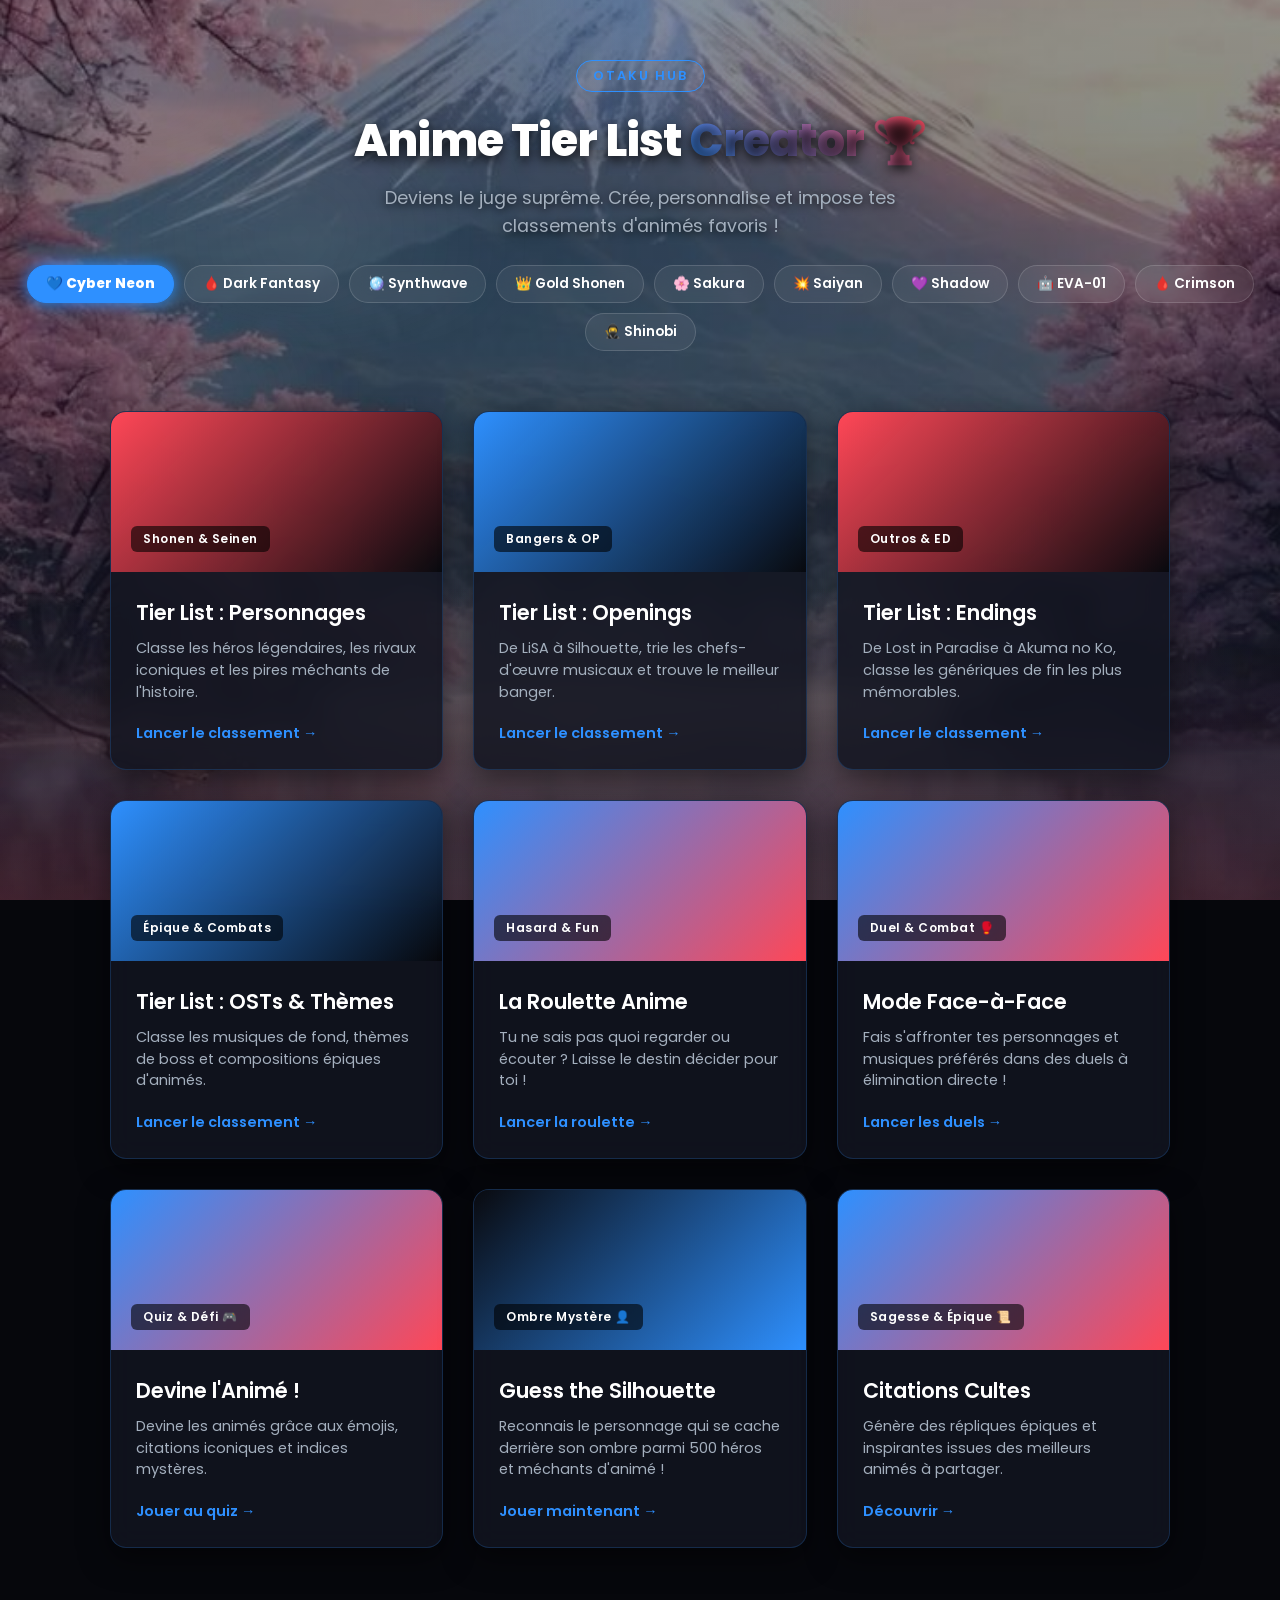
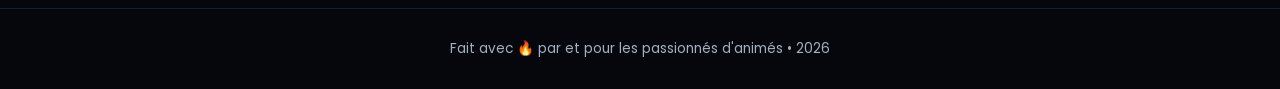
<file: index.html>
<!DOCTYPE html>
<html lang="fr">
<head>
    <meta charset="UTF-8">
    <meta name="viewport" content="width=device-width, initial-scale=1.0">
    <title>Anime Tier List Hub</title>
    <link rel="stylesheet" href="style.css">
    <link href="https://fonts.googleapis.com/css2?family=Poppins:wght@400;600;800&family=Reenie+Beanie&display=swap" rel="stylesheet">
</head>
<body>

    <div class="animated-background">
        <div class="cloud cloud-1"></div>
        <div class="cloud cloud-2"></div>
        <div class="cloud cloud-3"></div>
        <div class="mist"></div>
    </div>

    <div class="overlay-glow"></div>

    <header class="hero-section">
        <div class="logo-badge">OTAKU HUB</div>
        <h1>Anime Tier List <span>Creator 🏆</span></h1>
        <p>Deviens le juge suprême. Crée, personnalise et impose tes classements d'animés favoris !</p>

        <div class="theme-switcher">
            <button class="theme-btn active" onclick="setTheme('cyber', this)">💙 Cyber Neon</button>
            <button class="theme-btn" onclick="setTheme('dark-fantasy', this)">🩸 Dark Fantasy</button>
            <button class="theme-btn" onclick="setTheme('synthwave', this)">🪩 Synthwave</button>
            <button class="theme-btn" onclick="setTheme('gold-shonen', this)">👑 Gold Shonen</button>
            <button class="theme-btn" onclick="setTheme('sakura', this)">🌸 Sakura</button>
            <button class="theme-btn" onclick="setTheme('saiyan', this)">💥 Saiyan</button>
            <button class="theme-btn" onclick="setTheme('shadow', this)">💜 Shadow</button>
            <button class="theme-btn" onclick="setTheme('eva', this)">🤖 EVA-01</button>
            <button class="theme-btn" onclick="setTheme('crimson', this)">🩸 Crimson</button>
            <button class="theme-btn" onclick="setTheme('shinobi', this)">🥷 Shinobi</button>
        </div>
    </header>

    <main class="hub-container">
        
        <a href="tierlist-persos.html" class="card card-character">
            <div class="card-image">
                <span class="category-tag">Shonen & Seinen</span>
            </div>
            <div class="card-content">
                <h3>Tier List : Personnages</h3>
                <p>Classe les héros légendaires, les rivaux iconiques et les pires méchants de l'histoire.</p>
                <div class="card-action">Lancer le classement →</div>
            </div>
        </a>

        <a href="tierlist-openings.html" class="card card-opening">
            <div class="card-image">
                <span class="category-tag">Bangers & OP</span>
            </div>
            <div class="card-content">
                <h3>Tier List : Openings</h3>
                <p>De LiSA à Silhouette, trie les chefs-d'œuvre musicaux et trouve le meilleur banger.</p>
                <div class="card-action">Lancer le classement →</div>
            </div>
        </a>

        <a href="tierlist-endings.html" class="card card-ending">
            <div class="card-image">
                <span class="category-tag">Outros & ED</span>
            </div>
            <div class="card-content">
                <h3>Tier List : Endings</h3>
                <p>De Lost in Paradise à Akuma no Ko, classe les génériques de fin les plus mémorables.</p>
                <div class="card-action">Lancer le classement →</div>
            </div>
        </a>

        <a href="tierlist-osts.html" class="card card-ost">
            <div class="card-image">
                <span class="category-tag">Épique & Combats</span>
            </div>
            <div class="card-content">
                <h3>Tier List : OSTs & Thèmes</h3>
                <p>Classe les musiques de fond, thèmes de boss et compositions épiques d'animés.</p>
                <div class="card-action">Lancer le classement →</div>
            </div>
        </a>

        <a href="roulette.html" class="card card-roulette">
            <div class="card-image">
                <span class="category-tag">Hasard & Fun</span>
            </div>
            <div class="card-content">
                <h3>La Roulette Anime</h3>
                <p>Tu ne sais pas quoi regarder ou écouter ? Laisse le destin décider pour toi !</p>
                <div class="card-action">Lancer la roulette →</div>
            </div>
        </a>

        <a href="face-a-face.html" class="card card-vs">
            <div class="card-image">
                <span class="category-tag">Duel & Combat 🥊</span>
            </div>
            <div class="card-content">
                <h3>Mode Face-à-Face</h3>
                <p>Fais s'affronter tes personnages et musiques préférés dans des duels à élimination directe !</p>
                <div class="card-action">Lancer les duels →</div>
            </div>
        </a>

        <a href="mini-jeu.html" class="card card-game">
            <div class="card-image">
                <span class="category-tag">Quiz & Défi 🎮</span>
            </div>
            <div class="card-content">
                <h3>Devine l'Animé !</h3>
                <p>Devine les animés grâce aux émojis, citations iconiques et indices mystères.</p>
                <div class="card-action">Jouer au quiz →</div>
            </div>
        </a>

        <a href="silhouette.html" class="card card-silhouette">
            <div class="card-image" style="background: linear-gradient(135deg, #090a0f, var(--blue-neon));">
                <span class="category-tag">Ombre Mystère 👤</span>
            </div>
            <div class="card-content">
                <h3>Guess the Silhouette</h3>
                <p>Reconnais le personnage qui se cache derrière son ombre parmi 500 héros et méchants d'animé !</p>
                <div class="card-action">Jouer maintenant →</div>
            </div>
        </a>

        <a href="citations.html" class="card card-quotes">
            <div class="card-image" style="background: linear-gradient(135deg, var(--blue-neon), var(--pink-neon));">
                <span class="category-tag">Sagesse & Épique 📜</span>
            </div>
            <div class="card-content">
                <h3>Citations Cultes</h3>
                <p>Génère des répliques épiques et inspirantes issues des meilleurs animés à partager.</p>
                <div class="card-action">Découvrir →</div>
            </div>
        </a>

    </main>

    <footer>
        <p>Fait avec 🔥 par et pour les passionnés d'animés • 2026</p>
    </footer>

    <script>
        /* ==============================================
           1. GESTION DES THÈMES
        ============================================== */
        function setTheme(themeName, btnElement) {
            document.documentElement.setAttribute('data-theme', themeName);
            localStorage.setItem('otaku_theme', themeName);

            document.querySelectorAll('.theme-btn').forEach(btn => btn.classList.remove('active'));
            if (btnElement) {
                btnElement.classList.add('active');
            } else {
                const activeBtn = document.querySelector(`.theme-btn[onclick*="'${themeName}'"]`);
                if (activeBtn) activeBtn.classList.add('active');
            }
        }

        (function initTheme() {
            const savedTheme = localStorage.getItem('otaku_theme') || 'cyber';
            setTheme(savedTheme);
        })();

        /* ==============================================
           2. DÉTECTION ET LOGIQUE DES EASTER EGGS
        ============================================== */
        const konamiCode = ['ArrowUp', 'ArrowUp', 'ArrowDown', 'ArrowDown', 'ArrowLeft', 'ArrowRight', 'ArrowLeft', 'ArrowRight', 'b', 'a'];
        let konamiIndex = 0;
        let typedKeys = '';

        document.addEventListener('keydown', (e) => {
            // Code Konami
            if (e.key.toLowerCase() === konamiCode[konamiIndex].toLowerCase()) {
                konamiIndex++;
                if (konamiIndex === konamiCode.length) {
                    activateSuperSaiyan();
                    konamiIndex = 0;
                }
            } else {
                konamiIndex = 0;
            }

            // Mots-clés au clavier
            if (e.key.length === 1) {
                typedKeys += e.key.toLowerCase();
                if (typedKeys.length > 15) typedKeys = typedKeys.slice(-15);

                if (typedKeys.endsWith('gojo')) { activateInfiniteVoid(); typedKeys = ''; }
                if (typedKeys.endsWith('kira')) { activateDeathNote(); typedKeys = ''; }
                if (typedKeys.endsWith('sukuna')) { activateSukuna(); typedKeys = ''; }
                if (typedKeys.endsWith('jojo')) { activateTimeStop(); typedKeys = ''; }
                if (typedKeys.endsWith('haki')) { activateHaki(); typedKeys = ''; }
                if (typedKeys.endsWith('titan')) { activateTitan(); typedKeys = ''; }
                if (typedKeys.endsWith('shenron')) { activateShenron(); typedKeys = ''; }
            }
        });

        // Événement Double-Clic sur les cartes (Pokémon)
        document.addEventListener('DOMContentLoaded', () => {
            document.querySelectorAll('.card').forEach(card => {
                card.addEventListener('dblclick', (e) => {
                    e.preventDefault();
                    e.stopPropagation();
                    captureCard(card);
                });
            });
        });

        // --- EE 1 : MODE SUPER SAIYAN (Konami Code) ---
        function activateSuperSaiyan() {
            document.body.classList.add('ee-shaking');

            const aura = document.createElement('div');
            aura.className = 'saiyan-aura-overlay';
            document.body.appendChild(aura);

            const sparks = [];
            for (let i = 0; i < 8; i++) {
                const spark = document.createElement('div');
                spark.className = 'saiyan-spark';
                spark.style.top = Math.random() * 80 + 'vh';
                spark.style.left = Math.random() * 80 + 'vw';
                spark.style.animationDelay = (Math.random() * 0.3) + 's';
                document.body.appendChild(spark);
                sparks.push(spark);
            }

            setTimeout(() => {
                document.body.classList.remove('ee-shaking');
                aura.remove();
                sparks.forEach(s => s.remove());
            }, 4500);
        }

        // --- EE 2 : GOJO INFINITE VOID (Tape "gojo") ---
        function activateInfiniteVoid() {
            document.body.classList.add('ee-shaking');

            const overlay = document.createElement('div');
            overlay.className = 'gojo-overlay';
            overlay.innerHTML = `
                <div class="gojo-cosmos-bg"></div>
                <div class="gojo-container">
                    <svg class="gojo-svg-art" viewBox="0 0 200 120" fill="none">
                        <path d="M100 10 C 60 40, 40 80, 100 110 C 160 80, 140 40, 100 10 Z" stroke="#00f0ff" stroke-width="2" opacity="0.4" fill="rgba(0, 240, 255, 0.05)"/>
                        <ellipse cx="60" cy="55" rx="28" ry="12" fill="#00f0ff" />
                        <ellipse cx="140" cy="55" rx="28" ry="12" fill="#00f0ff" />
                        <circle cx="60" cy="55" r="7" fill="#ffffff" />
                        <circle cx="140" cy="55" r="7" fill="#ffffff" />
                        <path d="M70 105 Q100 85 130 105 Q100 120 70 105 Z" fill="#00f0ff" opacity="0.8"/>
                    </svg>
                    <h2 class="gojo-kanji">領域展開 : 無量空処</h2>
                    <p class="gojo-subtext">DOMAIN EXPANSION : INFINITE VOID</p>
                </div>
            `;

            document.body.appendChild(overlay);

            setTimeout(() => document.body.classList.remove('ee-shaking'), 600);

            setTimeout(() => {
                overlay.style.opacity = '0';
                setTimeout(() => overlay.remove(), 800);
            }, 3800);
        }

        // --- EE 3 : DEATH NOTE (Tape "kira") ---
        function activateDeathNote() {
            const bookContainer = document.createElement('div');
            bookContainer.className = 'dn-book-container';

            bookContainer.innerHTML = `
                <div class="dn-book">
                    <div class="dn-cover" id="dnCover">
                        <div class="dn-cover-title">DEATH NOTE</div>
                    </div>
                    <div class="dn-page">
                        <div style="font-size: 1.0rem; color: #888; margin-bottom: 15px;">How to use it...</div>
                        <div id="dnWrittenText" style="font-weight: bold; color: #900;"></div>
                    </div>
                    <div class="dn-pen">✒️</div>
                </div>
            `;

            document.body.appendChild(bookContainer);

            setTimeout(() => {
                const cover = document.getElementById('dnCover');
                if (cover) cover.style.transform = 'rotateY(-140deg)';
                bookContainer.classList.add('dn-writing-active');
            }, 900);

            const textToWrite = "Ton nom a été inscrit...";
            let charIndex = 0;

            setTimeout(() => {
                const textContainer = document.getElementById('dnWrittenText');
                const typingInterval = setInterval(() => {
                    if (textContainer && charIndex < textToWrite.length) {
                        textContainer.innerHTML += textToWrite.charAt(charIndex);
                        charIndex++;
                    } else {
                        clearInterval(typingInterval);
                    }
                }, 100);
            }, 1800);

            setTimeout(() => {
                document.body.style.transition = 'filter 0.5s';
                document.body.style.filter = 'grayscale(1) contrast(2) invert(0.8)';
                setTimeout(() => {
                    document.body.style.filter = 'none';
                    bookContainer.remove();
                }, 800);
            }, 4500);
        }

        // --- EE 4 : SUKUNA MALEVOLENT SHRINE (Tape "sukuna") ---
        function activateSukuna() {
            document.body.classList.add('ee-shaking');

            const overlay = document.createElement('div');
            overlay.className = 'sukuna-overlay';
            overlay.innerHTML = `
                <div class="sukuna-bg"></div>
                <div class="sukuna-container">
                    <h2 class="sukuna-kanji">領域展開 : 伏魔御廚子</h2>
                    <p class="sukuna-subtext">MALEVOLENT SHRINE</p>
                </div>
            `;
            document.body.appendChild(overlay);

            const slashContainer = document.createElement('div');
            slashContainer.className = 'sukuna-slash-container';
            document.body.appendChild(slashContainer);

            for (let i = 0; i < 25; i++) {
                const slash = document.createElement('div');
                slash.className = 'sukuna-slash';
                slash.style.top = Math.random() * 100 + 'vh';
                slash.style.left = Math.random() * 100 + 'vw';
                slash.style.setProperty('--angle', `${Math.random() * 360}deg`);
                slash.style.animationDelay = (Math.random() * 0.8) + 's';
                slashContainer.appendChild(slash);
            }

            setTimeout(() => document.body.classList.remove('ee-shaking'), 600);

            setTimeout(() => {
                overlay.style.opacity = '0';
                slashContainer.style.opacity = '0';
                setTimeout(() => {
                    overlay.remove();
                    slashContainer.remove();
                }, 800);
            }, 3800);
        }

        // --- EE 5 : MULTI-CLONAGE (Clic 7x sur le Logo) ---
        let logoClicks = 0;
        const logo = document.querySelector('.logo-badge');
        if (logo) {
            logo.addEventListener('click', () => {
                logoClicks++;
                if (logoClicks === 7) {
                    document.body.classList.add('ee-shaking');
                    logo.classList.add('chakra-charging');

                    const rect = logo.getBoundingClientRect();
                    const smoke = document.createElement('div');
                    smoke.className = 'ninja-smoke-puff';
                    smoke.style.top = (rect.top + rect.height / 2) + 'px';
                    smoke.style.left = (rect.left + rect.width / 2) + 'px';
                    document.body.appendChild(smoke);

                    const banner = document.createElement('div');
                    banner.className = 'ninja-banner';
                    banner.innerText = '🥷 KAGE BUNSHIN NO JUTSU !';
                    document.body.appendChild(banner);

                    setTimeout(() => {
                        document.body.classList.remove('ee-shaking');
                        logo.classList.remove('chakra-charging');
                        smoke.remove();
                    }, 700);

                    for (let i = 0; i < 14; i++) {
                        const clone = logo.cloneNode(true);
                        clone.style.position = 'fixed';
                        clone.style.top = (Math.random() * 80 + 10) + 'vh';
                        clone.style.left = (Math.random() * 80 + 10) + 'vw';
                        clone.style.zIndex = '9999';
                        clone.style.transition = 'all 0.3s ease';
                        clone.style.transform = `scale(${Math.random() * 0.4 + 0.8})`;
                        document.body.appendChild(clone);

                        setTimeout(() => {
                            clone.style.opacity = '0';
                            setTimeout(() => clone.remove(), 400);
                        }, 2400);
                    }

                    setTimeout(() => banner.remove(), 2500);
                    logoClicks = 0;
                }
            });
        }

        // --- EE 6 : FESTIN DE RAMEN (Clic 5x sur le Footer) ---
        let fireClicks = 0;
        const footerText = document.querySelector('footer p');
        if (footerText) {
            footerText.addEventListener('click', () => {
                fireClicks++;
                if (fireClicks === 5) {
                    const bowl = document.createElement('div');
                    bowl.className = 'ramen-bowl-giant';
                    bowl.innerText = '🍜';

                    const steam = document.createElement('div');
                    steam.className = 'ramen-steam';
                    steam.innerText = '♨️';

                    const notice = document.createElement('div');
                    notice.className = 'ramen-notice';
                    notice.innerText = '🍥 FESTIN CHEZ ICHIRAKU ! 🍥';

                    document.body.appendChild(bowl);
                    document.body.appendChild(steam);
                    document.body.appendChild(notice);

                    const items = ['🍜', '🍥', '🥢', '🍱', '🍙'];
                    for (let i = 0; i < 35; i++) {
                        const drop = document.createElement('div');
                        drop.className = 'ramen-drop-item';
                        drop.innerText = items[i % items.length];
                        drop.style.left = Math.random() * 95 + 'vw';
                        drop.style.fontSize = (Math.random() * 20 + 25) + 'px';
                        drop.style.animationDuration = (Math.random() * 1.5 + 2) + 's';
                        drop.style.animationDelay = (Math.random() * 0.8) + 's';
                        document.body.appendChild(drop);

                        setTimeout(() => drop.remove(), 3800);
                    }

                    setTimeout(() => {
                        bowl.remove();
                        steam.remove();
                        notice.remove();
                    }, 3800);

                    fireClicks = 0;
                }
            });
        }

        // --- EE 7 : JOJO ZA WARUDO (Tape "jojo") ---
        function activateTimeStop() {
            const overlay = document.createElement('div');
            overlay.style.cssText = 'position:fixed; top:0; left:0; width:100vw; height:100vh; background:rgba(0,0,0,0.85); z-index:99999; display:flex; flex-direction:column; justify-content:center; align-items:center; color:#00ffff; font-family:sans-serif; text-align:center; pointer-events:none; transition:opacity 0.5s;';
            overlay.innerHTML = '<h1 style="font-size:4rem; text-shadow:0 0 20px #00ffff, 0 0 40px #00ffff; margin:0;">⏳ ZA WARUDO !</h1><p style="font-size:1.8rem; color:#fff; letter-spacing:3px; margin-top:15px;">LE TEMPS S\'ARRÊTE...</p>';
            document.body.appendChild(overlay);

            document.body.style.transition = 'filter 0.3s';
            document.body.style.filter = 'invert(1) hue-rotate(180deg) contrast(1.5)';

            setTimeout(() => {
                document.body.style.filter = 'none';
                overlay.style.opacity = '0';
                setTimeout(() => overlay.remove(), 500);
            }, 3500);
        }

        // --- EE 8 : ONE PIECE HAKI (Tape "haki") ---
        function activateHaki() {
            const wave = document.createElement('div');
            wave.style.cssText = 'position:fixed; top:50%; left:50%; transform:translate(-50%, -50%); width:10px; height:10px; border-radius:50%; background:radial-gradient(circle, rgba(255,0,50,0.9) 0%, rgba(0,0,0,0.95) 70%); z-index:99999; pointer-events:none; transition:all 0.7s cubic-bezier(0.1, 0.8, 0.3, 1); box-shadow:0 0 50px red;';
            document.body.appendChild(wave);

            const banner = document.createElement('div');
            banner.style.cssText = 'position:fixed; top:40%; width:100%; text-align:center; color:#ff0033; font-size:3.5rem; font-weight:800; text-shadow:0 0 20px #ff0000, 0 0 40px #000; z-index:100000; pointer-events:none; font-family:sans-serif; transition:opacity 0.5s;';
            banner.innerHTML = '⚡ HAKI DU ROI CONQUÉRANT ! ⚡';
            document.body.appendChild(banner);

            setTimeout(() => {
                wave.style.width = '250vw';
                wave.style.height = '250vw';
            }, 50);

            setTimeout(() => {
                wave.style.opacity = '0';
                banner.style.opacity = '0';
                setTimeout(() => { wave.remove(); banner.remove(); }, 500);
            }, 3000);
        }

        // --- EE 9 : ATTACK ON TITAN (Tape "titan") ---
        function activateTitan() {
            const flash = document.createElement('div');
            flash.style.cssText = 'position:fixed; top:0; left:0; width:100vw; height:100vh; background:#fff7b3; z-index:99999; opacity:1; transition:opacity 0.8s ease-out; pointer-events:none; display:flex; justify-content:center; align-items:center; flex-direction:column; font-family:sans-serif;';
            flash.innerHTML = '<div style="font-size:7rem; filter:drop-shadow(0 0 20px #ffaa00);">⚡⚡⚡</div><h1 style="color:#8b0000; font-size:3.5rem; font-weight:800; text-shadow:2px 2px 10px #000, 0 0 20px #ff0000; margin-top:10px;">ATTACK ON TITAN !</h1>';
            document.body.appendChild(flash);

            setTimeout(() => {
                flash.style.opacity = '0';
                setTimeout(() => flash.remove(), 800);
            }, 1800);
        }

        // --- EE 10 : POKÉMON (Double-clique sur n'importe quelle carte) ---
        function captureCard(cardElement) {
            if (cardElement.dataset.captured === 'true') return;
            cardElement.dataset.captured = 'true';

            cardElement.style.position = 'relative';

            const pokeball = document.createElement('div');
            pokeball.style.cssText = 'position:absolute; top:50%; left:50%; transform:translate(-50%, -50%) scale(0); font-size:5rem; z-index:100; transition:transform 0.5s cubic-bezier(0.175, 0.885, 0.32, 1.275); pointer-events:none; filter:drop-shadow(0 0 15px rgba(255,0,0,0.8));';
            pokeball.innerText = '🔴';
            cardElement.appendChild(pokeball);

            setTimeout(() => {
                pokeball.style.transform = 'translate(-50%, -50%) scale(1.6)';
            }, 50);

            setTimeout(() => {
                pokeball.style.transform = 'translate(-50%, -50%) scale(0)';
                setTimeout(() => {
                    pokeball.remove();
                    delete cardElement.dataset.captured;
                }, 400);
            }, 2500);
        }

        // --- EE 11 : DRAGON BALLS & SHENRON (Tape "shenron") ---
        function activateShenron() {
            if (document.querySelector('.dragon-ball')) return;

            let collected = 0;
            const total = 7;

            for (let i = 1; i <= total; i++) {
                const ball = document.createElement('div');
                ball.className = 'dragon-ball';
                ball.style.cssText = 'position:fixed; width:50px; height:50px; background:radial-gradient(circle at 35% 35%, #ffd700, #ff8c00); border-radius:50%; display:flex; justify-content:center; align-items:center; color:#cc0000; font-size:11px; font-weight:bold; box-shadow:0 0 15px #ffa500, inset -2px -2px 6px rgba(0,0,0,0.5); cursor:pointer; z-index:99999; user-select:none; transition:transform 0.2s;';
                ball.innerText = '★'.repeat(i);
                ball.style.top = (Math.random() * 70 + 15) + 'vh';
                ball.style.left = (Math.random() * 80 + 10) + 'vw';

                ball.addEventListener('mouseover', () => ball.style.transform = 'scale(1.2)');
                ball.addEventListener('mouseout', () => ball.style.transform = 'scale(1)');

                ball.addEventListener('click', (e) => {
                    e.stopPropagation();
                    ball.remove();
                    collected++;
                    if (collected === total) {
                        summonShenron();
                    }
                });

                document.body.appendChild(ball);
            }
        }

        function summonShenron() {
            const overlay = document.createElement('div');
            overlay.style.cssText = 'position:fixed; top:0; left:0; width:100vw; height:100vh; background:rgba(0,30,0,0.92); z-index:100000; display:flex; flex-direction:column; justify-content:center; align-items:center; color:#00ff44; font-family:sans-serif; text-align:center; transition:opacity 1s;';
            overlay.innerHTML = `
                <div style="font-size: 7rem; filter: drop-shadow(0 0 25px #00ff44);">🐉</div>
                <h2 style="font-size: 3rem; text-shadow: 0 0 20px #00ff44; margin-top: 20px;">SHENRON A ÉTÉ INVOQUÉ !</h2>
                <p style="color: #ffffff; font-size: 1.5rem; letter-spacing: 2px;">TON VŒU A ÉTÉ EXAUCÉ !</p>
            `;
            document.body.appendChild(overlay);

            setTimeout(() => {
                overlay.style.opacity = '0';
                setTimeout(() => overlay.remove(), 1000);
            }, 4000);
        }
    </script>

</body>
</html>
</file>
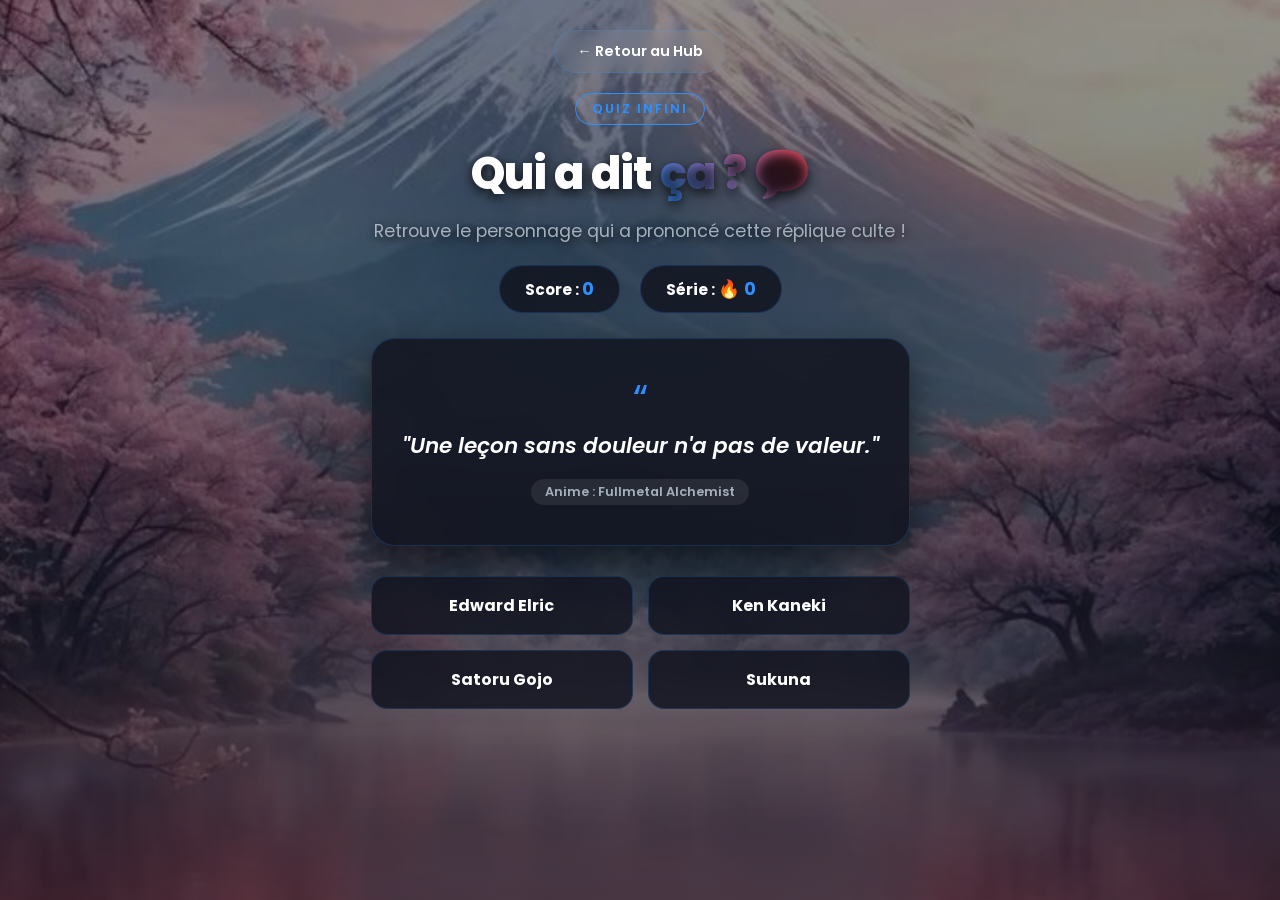
<file: citations.html>
<!DOCTYPE html>
<html lang="fr">
<head>
    <meta charset="UTF-8">
    <meta name="viewport" content="width=device-width, initial-scale=1.0">
    <title>Devine la Citation - Otaku Hub</title>
    <link rel="stylesheet" href="style.css">
    <link href="https://fonts.googleapis.com/css2?family=Poppins:wght@400;600;800;900&display=swap" rel="stylesheet">
    <style>
        .quiz-container {
            max-width: 800px;
            margin: 30px auto;
            padding: 0 20px;
            text-align: center;
        }

        .back-button {
            display: inline-flex;
            align-items: center;
            margin-bottom: 20px;
            color: var(--text-main);
            text-decoration: none;
            font-weight: 600;
            font-size: 0.9rem;
            background: rgba(255, 255, 255, 0.06);
            padding: 10px 22px;
            border-radius: 50px;
            border: 1px solid var(--card-border);
            transition: all 0.3s ease;
            backdrop-filter: blur(8px);
        }

        .back-button:hover {
            background: var(--blue-neon);
            border-color: var(--blue-neon);
            color: #ffffff;
            transform: translateX(-5px);
        }

        /* En-tête des scores */
        .score-board {
            display: flex;
            justify-content: center;
            gap: 20px;
            margin-bottom: 25px;
        }

        .score-card {
            background: var(--panel-bg);
            border: 1px solid var(--card-border);
            padding: 10px 25px;
            border-radius: 50px;
            backdrop-filter: blur(10px);
            font-weight: 700;
            font-size: 0.95rem;
        }

        .score-card span {
            color: var(--blue-neon);
            font-size: 1.1rem;
        }

        /* Carte de la citation */
        .quote-box {
            background: var(--panel-bg);
            border: 1px solid var(--card-border);
            border-radius: 24px;
            padding: 40px 30px;
            box-shadow: 0 15px 35px rgba(0, 0, 0, 0.5);
            backdrop-filter: blur(16px);
            margin-bottom: 30px;
            position: relative;
        }

        .quote-icon {
            font-size: 2.5rem;
            color: var(--blue-neon);
            margin-bottom: 10px;
            line-height: 1;
        }

        .quote-text {
            font-size: 1.35rem;
            font-weight: 600;
            line-height: 1.6;
            color: var(--text-main);
            font-style: italic;
        }

        .quote-anime-tag {
            display: inline-block;
            margin-top: 15px;
            background: rgba(255, 255, 255, 0.08);
            padding: 4px 14px;
            border-radius: 20px;
            font-size: 0.8rem;
            color: var(--text-sub);
            font-weight: 600;
        }

        /* Grille d'options de choix */
        .options-grid {
            display: grid;
            grid-template-columns: repeat(2, 1fr);
            gap: 15px;
            margin-bottom: 25px;
        }

        .option-btn {
            background: var(--panel-bg);
            border: 1px solid var(--card-border);
            color: var(--text-main);
            padding: 16px 20px;
            border-radius: 16px;
            font-family: 'Poppins', sans-serif;
            font-size: 1rem;
            font-weight: 700;
            cursor: pointer;
            transition: all 0.25s ease;
            backdrop-filter: blur(8px);
            text-align: center;
        }

        .option-btn:hover:not(:disabled) {
            transform: translateY(-3px);
            border-color: var(--blue-neon);
            box-shadow: 0 8px 20px rgba(0, 0, 0, 0.4);
        }

        /* États de réponse */
        .option-btn.correct {
            background: #2ed573 !important;
            border-color: #2ed573 !important;
            color: #ffffff !important;
            box-shadow: 0 0 20px rgba(46, 213, 115, 0.5);
        }

        .option-btn.wrong {
            background: #ff4757 !important;
            border-color: #ff4757 !important;
            color: #ffffff !important;
            box-shadow: 0 0 20px rgba(255, 71, 87, 0.5);
        }

        .next-btn {
            background: var(--blue-neon);
            border: none;
            color: #ffffff;
            padding: 14px 35px;
            border-radius: 50px;
            font-family: 'Poppins', sans-serif;
            font-size: 1rem;
            font-weight: 800;
            cursor: pointer;
            transition: all 0.3s ease;
            display: none;
            margin: 0 auto;
            box-shadow: 0 5px 20px rgba(0, 0, 0, 0.4);
        }

        .next-btn:hover {
            transform: scale(1.05);
            filter: brightness(1.15);
        }

        @media (max-width: 600px) {
            .options-grid {
                grid-template-columns: 1fr;
            }
        }
    </style>
</head>
<body>

    <div class="animated-background">
        <div class="cloud cloud-1"></div>
        <div class="cloud cloud-2"></div>
        <div class="cloud cloud-3"></div>
        <div class="mist"></div>
    </div>

    <div class="quiz-container">
        <a href="index.html" class="back-button">← Retour au Hub</a>

        <header class="hero-section" style="padding: 0 0 20px 0;">
            <div class="logo-badge">QUIZ INFINI</div>
            <h1>Qui a dit <span>ça ? 💬</span></h1>
            <p>Retrouve le personnage qui a prononcé cette réplique culte !</p>
        </header>

        <div class="score-board">
            <div class="score-card">Score : <span id="scoreText">0</span></div>
            <div class="score-card">Série : <span id="streakText">🔥 0</span></div>
        </div>

        <div class="quote-box">
            <div class="quote-icon">“</div>
            <div class="quote-text" id="quoteText">Chargement...</div>
            <div class="quote-anime-tag" id="animeTag">Anime</div>
        </div>

        <div class="options-grid" id="optionsGrid">
            </div>

        <button class="next-btn" id="nextBtn" onclick="loadNextQuestion()">Question Suivante →</button>
    </div>

    <script>
        /* BASE DE DONNÉES DE CITATIONS */
        const quotesDatabase = [
            { text: "Si tu ne tentes rien, tu n'obtiendras jamais rien.", author: "Monkey D. Luffy", anime: "One Piece" },
            { text: "Ce n'est pas parce que je suis faible que je vais abandonner !", author: "Naruto Uzumaki", anime: "Naruto" },
            { text: "Si tu gagnes, tu vis. Si tu ne te bats pas, tu ne peux pas gagner !", author: "Eren Jaeger", anime: "Attack on Titan" },
            { text: "La seule chose qu'on a le droit de faire, c'est de croire qu'on ne regrettera pas notre choix.", author: "Levi Ackerman", anime: "Attack on Titan" },
            { text: "Dans ce monde, là où il y a de la lumière, il y a aussi de l'ombre.", author: "Madara Uchiha", anime: "Naruto Shippuden" },
            { text: "Ne cherche pas à être parfait, cherche à être unique.", author: "Satoru Gojo", anime: "Jujutsu Kaisen" },
            { text: "Une leçon sans douleur n'a pas de valeur.", author: "Edward Elric", anime: "Fullmetal Alchemist" },
            { text: "Je vais prendre une chips... et la MANGER !", author: "Light Yagami", anime: "Death Note" },
            { text: "Le pouvoir s'obtient en travaillant dur pour l'atteindre.", author: "All Might", anime: "My Hero Academia" },
            { text: "Même si je dois tout perdre, je ne reculerai jamais !", author: "Tanjiro Kamado", anime: "Demon Slayer" },
            { text: "Seuls ceux qui sont prêts à se faire tirer dessus devraient avoir le droit de tirer.", author: "Lelouch vi Britannia", anime: "Code Geass" },
            { text: "Il n'y a pas de honte à tomber, la vraie honte est de ne pas se relever.", author: "Midorima Shintaro", anime: "Kuroko no Basket" },
            { text: "Repousse tes limites. Ici et maintenant !", author: "Yami Sukehiro", anime: "Black Clover" },
            { text: "Un homme ne meurt que lorsqu'on l'oublie.", author: "Dr. Hiluluk", anime: "One Piece" },
            { text: "Ce n'est pas le monde qui est cruel, ce sont les gens qui s'y trouvent.", author: "Ken Kaneki", anime: "Tokyo Ghoul" },
            { text: "Les gens meurent quand ils sont tués...", author: "Shirou Emiya", anime: "Fate/stay night" },
            { text: "Tu es déjà mort.", author: "Kenshiro", anime: "Fist of the North Star" },
            { text: "Je deviendrai le Roi des Pirates !", author: "Monkey D. Luffy", anime: "One Piece" },
            { text: "L'intelligence n'est pas de ne pas faire d'erreurs, mais de savoir les corriger.", author: "L Lawliet", anime: "Death Note" },
            { text: "Mon pouvoir dépasse les limites de ton imagination.", author: "Sukuna", anime: "Jujutsu Kaisen" },
            { text: "Si tu as le temps de penser à une fin belle, vis magnifiquement jusqu'à la fin !", author: "Sakata Gintoki", anime: "Gintama" },
            { text: "Je vais détruire tous les Titans jusqu'au dernier !", author: "Eren Jaeger", anime: "Attack on Titan" }
        ];

        // Liste globale de tous les personnages possibles pour générer de fausses réponses
        const allAuthors = [...new Set(quotesDatabase.map(q => q.author))];

        let currentQuestion = null;
        let score = 0;
        let streak = 0;
        let isAnswered = false;

        function loadNextQuestion() {
            isAnswered = false;
            document.getElementById('nextBtn').style.display = 'none';

            // Choix aléatoire d'une citation
            currentQuestion = quotesDatabase[Math.floor(Math.random() * quotesDatabase.length)];

            // Affichage du texte et du nom de l'animé
            document.getElementById('quoteText').innerText = `"${currentQuestion.text}"`;
            document.getElementById('animeTag').innerText = `Anime : ${currentQuestion.anime}`;

            // Génération des 4 options (1 bonne + 3 pièges)
            let options = [currentQuestion.author];
            
            while (options.length < 4) {
                let randomAuthor = allAuthors[Math.floor(Math.random() * allAuthors.length)];
                if (!options.includes(randomAuthor)) {
                    options.push(randomAuthor);
                }
            }

            // Mélange des choix
            options.sort(() => Math.random() - 0.5);

            // Affichage des boutons
            const grid = document.getElementById('optionsGrid');
            grid.innerHTML = '';

            options.forEach(author => {
                const btn = document.createElement('button');
                btn.className = 'option-btn';
                btn.innerText = author;
                btn.onclick = () => handleChoice(btn, author);
                grid.appendChild(btn);
            });
        }

        function handleChoice(selectedBtn, chosenAuthor) {
            if (isAnswered) return;
            isAnswered = true;

            const allButtons = document.querySelectorAll('.option-btn');
            
            if (chosenAuthor === currentQuestion.author) {
                selectedBtn.classList.add('correct');
                score += 100;
                streak++;
            } else {
                selectedBtn.classList.add('wrong');
                streak = 0;

                // Révèle la bonne réponse en vert
                allButtons.forEach(btn => {
                    if (btn.innerText === currentQuestion.author) {
                        btn.classList.add('correct');
                    }
                });
            }

            // Désactive tous les boutons après le clic
            allButtons.forEach(btn => btn.disabled = true);

            // Met à jour le tableau des scores
            document.getElementById('scoreText').innerText = score;
            document.getElementById('streakText').innerText = `🔥 ${streak}`;

            // Affiche le bouton "Question Suivante"
            document.getElementById('nextBtn').style.display = 'block';
        }

        // Chargement du thème sauvegardé
        (function initTheme() {
            const savedTheme = localStorage.getItem('otaku_theme') || 'cyber';
            document.documentElement.setAttribute('data-theme', savedTheme);
        })();

        // Lancement de la première question
        loadNextQuestion();
    </script>
</body>
</html>
</file>
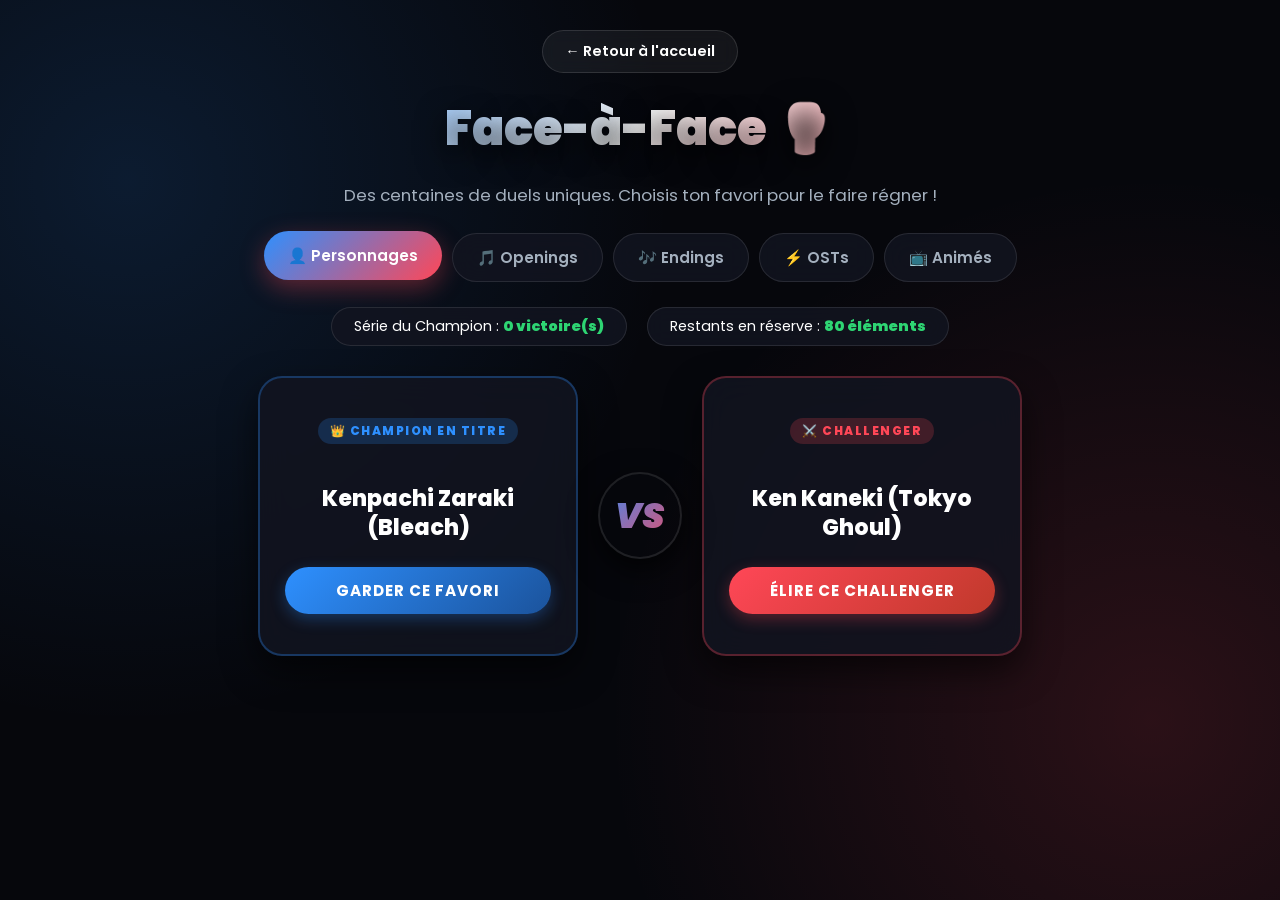
<file: face-a-face.html>
<!DOCTYPE html>
<html lang="fr">
<head>
    <meta charset="UTF-8">
    <meta name="viewport" content="width=device-width, initial-scale=1.0">
    <title>Face-à-Face - Otaku Hub</title>
    <link href="https://fonts.googleapis.com/css2?family=Poppins:wght@400;600;800;900&display=swap" rel="stylesheet">
    <style>
        :root {
            --bg-color: #06070c;
            --panel-bg: rgba(18, 20, 32, 0.85);
            --blue-neon: #2e90ff;
            --pink-neon: #ff4757;
            --text-main: #ffffff;
            --text-sub: #a4b0be;
        }

        * { box-sizing: border-box; }

        body {
            font-family: 'Poppins', sans-serif;
            margin: 0; padding: 0;
            background-color: var(--bg-color);
            color: var(--text-main);
            min-height: 100vh;
            overflow-x: hidden;
            background-image: 
                radial-gradient(circle at 10% 20%, rgba(46, 144, 255, 0.15) 0%, transparent 40%),
                radial-gradient(circle at 90% 80%, rgba(255, 71, 87, 0.15) 0%, transparent 40%);
        }

        .container {
            max-width: 1100px;
            margin: 0 auto;
            padding: 30px 20px;
            text-align: center;
        }

        .back-button {
            display: inline-flex;
            align-items: center;
            margin-bottom: 20px;
            color: var(--text-main);
            text-decoration: none;
            font-weight: 600;
            font-size: 0.9rem;
            background: rgba(255, 255, 255, 0.06);
            padding: 10px 22px;
            border-radius: 50px;
            border: 1px solid rgba(255, 255, 255, 0.12);
            transition: all 0.3s ease;
            backdrop-filter: blur(8px);
        }

        .back-button:hover {
            background: var(--blue-neon);
            border-color: var(--blue-neon);
            transform: translateX(-5px);
            box-shadow: 0 5px 20px rgba(46, 144, 255, 0.4);
        }

        h1 {
            font-size: 3rem;
            font-weight: 900;
            margin: 0 0 8px 0;
            background: linear-gradient(135deg, var(--blue-neon), #ffffff, var(--pink-neon));
            -webkit-background-clip: text;
            -webkit-text-fill-color: transparent;
            text-shadow: 0 10px 30px rgba(0,0,0,0.8);
        }

        p.subtitle {
            color: var(--text-sub);
            margin-bottom: 25px;
            font-size: 1.05rem;
        }

        .category-selector {
            display: flex;
            justify-content: center;
            gap: 10px;
            margin-bottom: 25px;
            flex-wrap: wrap;
        }

        .cat-btn {
            background: var(--panel-bg);
            backdrop-filter: blur(12px);
            border: 1px solid rgba(255, 255, 255, 0.1);
            color: var(--text-sub);
            padding: 12px 24px;
            border-radius: 50px;
            font-family: 'Poppins', sans-serif;
            font-weight: 600;
            font-size: 0.95rem;
            cursor: pointer;
            transition: all 0.3s ease;
        }

        .cat-btn:hover {
            color: white;
            border-color: var(--blue-neon);
            transform: translateY(-2px);
        }

        .cat-btn.active {
            background: linear-gradient(135deg, var(--blue-neon), var(--pink-neon));
            color: white;
            border: none;
            box-shadow: 0 8px 25px rgba(255, 71, 87, 0.35);
            transform: translateY(-2px);
        }

        .info-bar {
            display: flex;
            justify-content: center;
            align-items: center;
            gap: 20px;
            margin-bottom: 30px;
            flex-wrap: wrap;
        }

        .streak-board, .pool-board {
            background: var(--panel-bg);
            border: 1px solid rgba(255, 255, 255, 0.1);
            padding: 8px 22px;
            border-radius: 50px;
            font-size: 0.9rem;
            backdrop-filter: blur(10px);
        }

        .highlight-val {
            font-weight: 900;
            color: #2ed573;
        }

        .arena {
            display: flex;
            align-items: center;
            justify-content: center;
            gap: 20px;
            position: relative;
            flex-wrap: wrap;
            transition: opacity 0.2s ease;
        }

        .vs-card {
            background: var(--panel-bg);
            backdrop-filter: blur(16px);
            border-radius: 24px;
            padding: 40px 25px;
            width: 320px;
            min-height: 280px;
            display: flex;
            flex-direction: column;
            align-items: center;
            justify-content: space-between;
            cursor: pointer;
            transition: all 0.35s cubic-bezier(0.175, 0.885, 0.32, 1.275);
            position: relative;
        }

        .card-left {
            border: 2px solid rgba(46, 144, 255, 0.3);
            box-shadow: 0 15px 35px rgba(0, 0, 0, 0.6);
        }

        .card-left:hover {
            border-color: var(--blue-neon);
            transform: translateY(-10px) scale(1.03);
            box-shadow: 0 20px 45px rgba(46, 144, 255, 0.4);
        }

        .card-right {
            border: 2px solid rgba(255, 71, 87, 0.3);
            box-shadow: 0 15px 35px rgba(0, 0, 0, 0.6);
        }

        .card-right:hover {
            border-color: var(--pink-neon);
            transform: translateY(-10px) scale(1.03);
            box-shadow: 0 20px 45px rgba(255, 71, 87, 0.4);
        }

        .badge-role {
            font-size: 0.75rem;
            font-weight: 800;
            text-transform: uppercase;
            letter-spacing: 1.5px;
            padding: 4px 12px;
            border-radius: 20px;
            margin-bottom: 15px;
        }

        .card-left .badge-role {
            background: rgba(46, 144, 255, 0.2);
            color: var(--blue-neon);
        }

        .card-right .badge-role {
            background: rgba(255, 71, 87, 0.2);
            color: var(--pink-neon);
        }

        .item-name {
            font-size: 1.4rem;
            font-weight: 800;
            line-height: 1.3;
            margin: 15px 0;
            color: #ffffff;
            word-break: break-word;
        }

        .vote-btn {
            width: 100%;
            padding: 12px;
            border-radius: 50px;
            border: none;
            font-family: 'Poppins', sans-serif;
            font-weight: 700;
            font-size: 0.95rem;
            cursor: pointer;
            transition: all 0.2s ease;
            text-transform: uppercase;
            letter-spacing: 1px;
        }

        .card-left .vote-btn {
            background: linear-gradient(135deg, var(--blue-neon), #1b539c);
            color: white;
            box-shadow: 0 5px 15px rgba(46, 144, 255, 0.3);
        }

        .card-right .vote-btn {
            background: linear-gradient(135deg, var(--pink-neon), #c0392b);
            color: white;
            box-shadow: 0 5px 15px rgba(255, 71, 87, 0.3);
        }

        .vs-badge {
            font-size: 2.2rem;
            font-weight: 900;
            font-style: italic;
            background: linear-gradient(135deg, var(--blue-neon), var(--pink-neon));
            -webkit-background-clip: text;
            -webkit-text-fill-color: transparent;
            padding: 15px;
            border-radius: 50%;
            border: 2px solid rgba(255, 255, 255, 0.1);
            background-color: var(--panel-bg);
            box-shadow: 0 10px 30px rgba(0,0,0,0.8);
            animation: pulseVS 2s infinite alternate;
            z-index: 10;
        }

        @keyframes pulseVS {
            0% { transform: scale(1); box-shadow: 0 0 15px rgba(46, 144, 255, 0.3); }
            100% { transform: scale(1.1); box-shadow: 0 0 25px rgba(255, 71, 87, 0.5); }
        }
    </style>
</head>
<body>

    <div class="container">
        <a href="index.html" class="back-button">← Retour à l'accueil</a>

        <h1>Face-à-Face 🥊</h1>
        <p class="subtitle">Des centaines de duels uniques. Choisis ton favori pour le faire régner !</p>

        <div class="category-selector">
            <button class="cat-btn active" onclick="setCategory('personnages', this)">👤 Personnages</button>
            <button class="cat-btn" onclick="setCategory('openings', this)">🎵 Openings</button>
            <button class="cat-btn" onclick="setCategory('endings', this)">🎶 Endings</button>
            <button class="cat-btn" onclick="setCategory('osts', this)">⚡ OSTs</button>
            <button class="cat-btn" onclick="setCategory('animes', this)">📺 Animés</button>
        </div>

        <div class="info-bar">
            <div class="streak-board">
                Série du Champion : <span id="streakCount" class="highlight-val">0 victoires</span>
            </div>
            <div class="pool-board">
                Restants en réserve : <span id="poolCount" class="highlight-val">0</span>
            </div>
        </div>

        <div class="arena">
            <div class="vs-card card-left" onclick="vote(0)">
                <span class="badge-role">👑 Champion en titre</span>
                <div id="leftName" class="item-name">...</div>
                <button class="vote-btn">Garder ce favori</button>
            </div>

            <div class="vs-badge">VS</div>

            <div class="vs-card card-right" onclick="vote(1)">
                <span class="badge-role">⚔️ Challenger</span>
                <div id="rightName" class="item-name">...</div>
                <button class="vote-btn">Élire ce challenger</button>
            </div>
        </div>
    </div>

    <script>
        /* =========================================================
           BANQUE DE DONNÉES MASSIF (Extension Personnages & Animés)
        ========================================================= */
        const rawDatasets = {
            personnages: [
                "Gojo Satoru (JJK)", "Sukuna (JJK)", "Yuji Itadori (JJK)", "Megumi Fushiguro (JJK)", "Toji Fushiguro (JJK)", "Yuta Okkotsu (JJK)",
                "Eren Jaeger (SnK)", "Levi Ackerman (SnK)", "Mikasa Ackerman (SnK)", "Erwin Smith (SnK)", "Armin Arlert (SnK)", "Reiner Braun (SnK)",
                "Killua Zoldyck (HxH)", "Gon Freecss (HxH)", "Hisoka Morow (HxH)", "Chrollo Lucilfer (HxH)", "Meruem (HxH)", "Kurapika (HxH)",
                "Denji (Chainsaw Man)", "Makima (Chainsaw Man)", "Power (Chainsaw Man)", "Aki Hayakawa (Chainsaw Man)", "Reze (Chainsaw Man)",
                "Tanjiro Kamado (Demon Slayer)", "Nezuko Kamado (Demon Slayer)", "Zenitsu Agatsuma (Demon Slayer)", "Rengoku Kyojuro (Demon Slayer)", "Giyu Tomioka (Demon Slayer)", "Akaza (Demon Slayer)",
                "Naruto Uzumaki (Naruto)", "Sasuke Uchiha (Naruto)", "Kakashi Hatake (Naruto)", "Itachi Uchiha (Naruto)", "Madara Uchiha (Naruto)", "Jiraiya (Naruto)",
                "Light Yagami (Death Note)", "L Lawliet (Death Note)", "Ryuk (Death Note)",
                "Edward Elric (FMA)", "Roy Mustang (FMA)", "Alphonse Elric (FMA)", "King Bradley (FMA)",
                "Monkey D. Luffy (One Piece)", "Roronoa Zoro (One Piece)", "Sanji (One Piece)", "Trafalgar Law (One Piece)", "Shanks (One Piece)", "Ace (One Piece)",
                "Ichigo Kurosaki (Bleach)", "Aizen Sousuke (Bleach)", "Kisuke Urahara (Bleach)", "Kenpachi Zaraki (Bleach)", "Byakuya Kuchiki (Bleach)",
                "Sung Jinwoo (Solo Leveling)", "Cha Hae-In (Solo Leveling)", "Saitama (One Punch Man)", "Garou (One Punch Man)", "Genos (One Punch Man)",
                "Guts (Berserk)", "Griffith (Berserk)", "Ken Kaneki (Tokyo Ghoul)", "Lelouch vi Britannia (Code Geass)", "C.C. (Code Geass)",
                "Thorfinn (Vinland Saga)", "Askeladd (Vinland Saga)", "Mob / Shigeo (Mob Psycho 100)", "Reigen Arataka (Mob Psycho 100)",
                "Izuku Midoriya (MHA)", "Katsuki Bakugo (MHA)", "Shoto Todoroki (MHA)", "All Might (MHA)", "Hawks (MHA)",
                "Loid Forger (Spy x Family)", "Anya Forger (Spy x Family)", "Yor Forger (Spy x Family)", "Rintarou Okabe (Steins;Gate)", "Kurisu Makise (Steins;Gate)",
                "Subaru Natsuki (Re:Zero)", "Rem (Re:Zero)", "Emilia (Re:Zero)", "Asta (Black Clover)", "Yami Sukehiro (Black Clover)"
            ],
            openings: [
                "JJK OP 1 - Kaikai Kitan", "JJK OP 2 - Specialz", "JJK OP 3 - Where Our Blue Is",
                "SnK OP 1 - Guren no Yumiya", "SnK OP 2 - Shinzou wo Sasageyo", "SnK OP 3 - Red Swan", "SnK OP 5 - The Rumbling",
                "HxH OP 1 - Departure!", "CSM OP 1 - Kick Back", "Demon Slayer OP 1 - Gurenge", "Demon Slayer OP 3 - Zankyo Sanka",
                "Naruto OP 2 - Distance", "Naruto OP 3 - Blue Bird", "Naruto OP 16 - Silhouette",
                "Death Note OP 1 - The World", "Death Note OP 2 - What's up, people?!",
                "FMA:B OP 1 - Again", "FMA:B OP 5 - Rain", "One Piece OP 1 - We Are!", "One Piece OP 14 - Fight Together", "One Piece OP 25 - Peak",
                "Bleach OP 1 - Asterisk", "Bleach OP 13 - Ranbu no Meroii", "Bleach TYBW OP 1 - Scar",
                "Spy x Family OP 1 - Mixed Nuts", "JoJo OP 2 - Bloody Stream", "JoJo OP 8 - Fighting Gold",
                "Tokyo Ghoul OP 1 - Unravel", "MHA OP 1 - The Day", "MHA OP 3 - Peace Sign", "Code Geass OP 1 - Colors",
                "Vinland Saga OP 1 - Mukanjyo", "Mob Psycho OP 1 - 99", "Fire Force OP 1 - Inferno", "Blue Lock OP 1 - Chaos Ga Kiwamarutoki",
                "Solo Leveling OP 1 - LEvE-L", "Black Clover OP 3 - Black Rover", "Black Clover OP 10 - Black Catcher", "Oshi no Ko OP 1 - Idol"
            ],
            endings: [
                "JJK ED 1 - Lost in Paradise", "JJK ED 2 - Give it Back", "SnK ED 1 - Utsukushiki Zankoku na Sekai", "SnK ED 7 - Akuma no Ko",
                "HxH ED 1 - Just Awake", "HxH ED 5 - Hyori Ittai", "CSM ED 3 - Hawatari Nioku Centi", "CSM ED 8 - First Death",
                "Demon Slayer ED 1 - from the edge", "Demon Slayer ED 2 - Asa ga Kuru", "Naruto ED 1 - Wind", "Naruto Shippuden ED 15 - U can do it!",
                "Death Note ED 1 - Alumina", "FMA:B ED 1 - Uso", "FMA:B ED 4 - Shunkan Sentimental", "One Piece ED 1 - Memories",
                "Bleach ED 1 - Life is Like a Boat", "My Hero Academia ED 3 - Datte Atashi no Hero", "Spy x Family ED 1 - Comedy",
                "Kaguya-sama ED 2 - Chika Dance", "JoJo ED 1 - Roundabout", "Tokyo Ghoul ED 1 - Kisetsu wa TsugiTsugi Shindeiku",
                "Vinland Saga ED 1 - Torches", "Fire Force ED 1 - veil", "Haikyu!! ED 1 - Leo", "Re:Zero ED 1 - STYX HELIX"
            ],
            osts: [
                "JJK - Hollow Purple Theme", "JJK - Sukuna Domain Expansion", "SnK - YouSeeBIGGIRL / T:T", "SnK - Vogel im Käfig", "SnK - Ashes on The Fire",
                "HxH - Kingdom of Predators", "HxH - Hisoka Theme", "CSM - Edge of Chainsaw", "Demon Slayer - Kamado Tanjiro no Uta",
                "Naruto - Girei (Pain Theme)", "Naruto - Sadness and Sorrow", "Death Note - L's Theme", "FMA:B - Bratja (Brothers)",
                "One Piece - Drums of Liberation", "One Piece - Overtaken", "Bleach - Number One", "Bleach - Treachery (Aizen Theme)",
                "MHA - You Say Run", "JoJo - Giorno's Theme (Il vento d'oro)", "Dragon Ball Super - Ultimate Battle", "SAO - Swordland",
                "Berserk - Guts Theme", "Kill la Kill - Don't Lose Your Way", "Steins;Gate - Gate of Steiner"
            ],
            animes: [
                "Jujutsu Kaisen", "Attack on Titan (SnK)", "Hunter x Hunter", "Chainsaw Man", "Demon Slayer", "Naruto Shippuden",
                "Death Note", "Fullmetal Alchemist: Brotherhood", "One Piece", "Bleach", "Solo Leveling", "One Punch Man",
                "Berserk", "Tokyo Ghoul", "Code Geass", "Vinland Saga", "Mob Psycho 100", "My Hero Academia", "Spy x Family",
                "Steins;Gate", "Re:Zero", "Black Clover", "Haikyu!!", "Blue Lock", "Cyberpunk: Edgerunners", "Monster",
                "Neon Genesis Evangelion", "JoJo's Bizarre Adventure", "Dragon Ball Z", "Sword Art Online", "Fate/Zero"
            ]
        };

        /* =========================================================
           MOTEUR ANTI-RÉPÉTITION & GESTION DES RÉSERVES
        ========================================================= */
        let currentCategory = 'personnages';
        let availablePool = [];
        let usedItems = new Set();
        
        let champion = "";
        let challenger = "";
        let streak = 0;

        const leftNameElem = document.getElementById("leftName");
        const rightNameElem = document.getElementById("rightName");
        const streakElem = document.getElementById("streakCount");
        const poolElem = document.getElementById("poolCount");

        const audioCtx = new (window.AudioContext || window.webkitAudioContext)();

        function playSelectSound() {
            if (audioCtx.state === 'suspended') audioCtx.resume();
            try {
                const osc = audioCtx.createOscillator();
                const gain = audioCtx.createGain();
                osc.type = 'sine';
                osc.frequency.setValueAtTime(450, audioCtx.currentTime);
                osc.frequency.exponentialRampToValueAtTime(900, audioCtx.currentTime + 0.08);
                gain.gain.setValueAtTime(0.08, audioCtx.currentTime);
                gain.gain.exponentialRampToValueAtTime(0.01, audioCtx.currentTime + 0.08);
                osc.connect(gain);
                gain.connect(audioCtx.destination);
                osc.start();
                osc.stop(audioCtx.currentTime + 0.08);
            } catch(e){}
        }

        // Récupère un élément unique de la réserve
        function getNextFromPool() {
            if (availablePool.length === 0) {
                // Réinitialise la réserve si tous les éléments ont été joués !
                availablePool = [...rawDatasets[currentCategory]];
                // Mélange aléatoire (Fisher-Yates)
                for (let i = availablePool.length - 1; i > 0; i--) {
                    const j = Math.floor(Math.random() * (i + 1));
                    [availablePool[i], availablePool[j]] = [availablePool[j], availablePool[i]];
                }
            }
            return availablePool.pop();
        }

        function initArena() {
            availablePool = [];
            usedItems.clear();
            
            champion = getNextFromPool();
            challenger = getNextFromPool();
            streak = 0;
            
            updateUI();
        }

        function setCategory(cat, btn) {
            currentCategory = cat;
            document.querySelectorAll('.cat-btn').forEach(b => b.classList.remove('active'));
            btn.classList.add('active');
            initArena();
        }

        function vote(index) {
            playSelectSound();

            if (index === 0) {
                // Le Champion gagne
                streak++;
            } else {
                // Le Challenger prend la place de Champion !
                champion = challenger;
                streak = 1;
            }

            // Pioche le prochain Challenger de manière garantie unique
            challenger = getNextFromPool();

            // Transition visuelle douce
            const arena = document.querySelector('.arena');
            arena.style.opacity = '0.3';
            setTimeout(() => {
                updateUI();
                arena.style.opacity = '1';
            }, 120);
        }

        function updateUI() {
            leftNameElem.innerText = champion;
            rightNameElem.innerText = challenger;
            streakElem.innerText = `${streak} victoire(s)`;
            poolElem.innerText = `${availablePool.length} éléments`;
        }

        // Lancement initial
        initArena();
    </script>
</body>
</html>
</file>
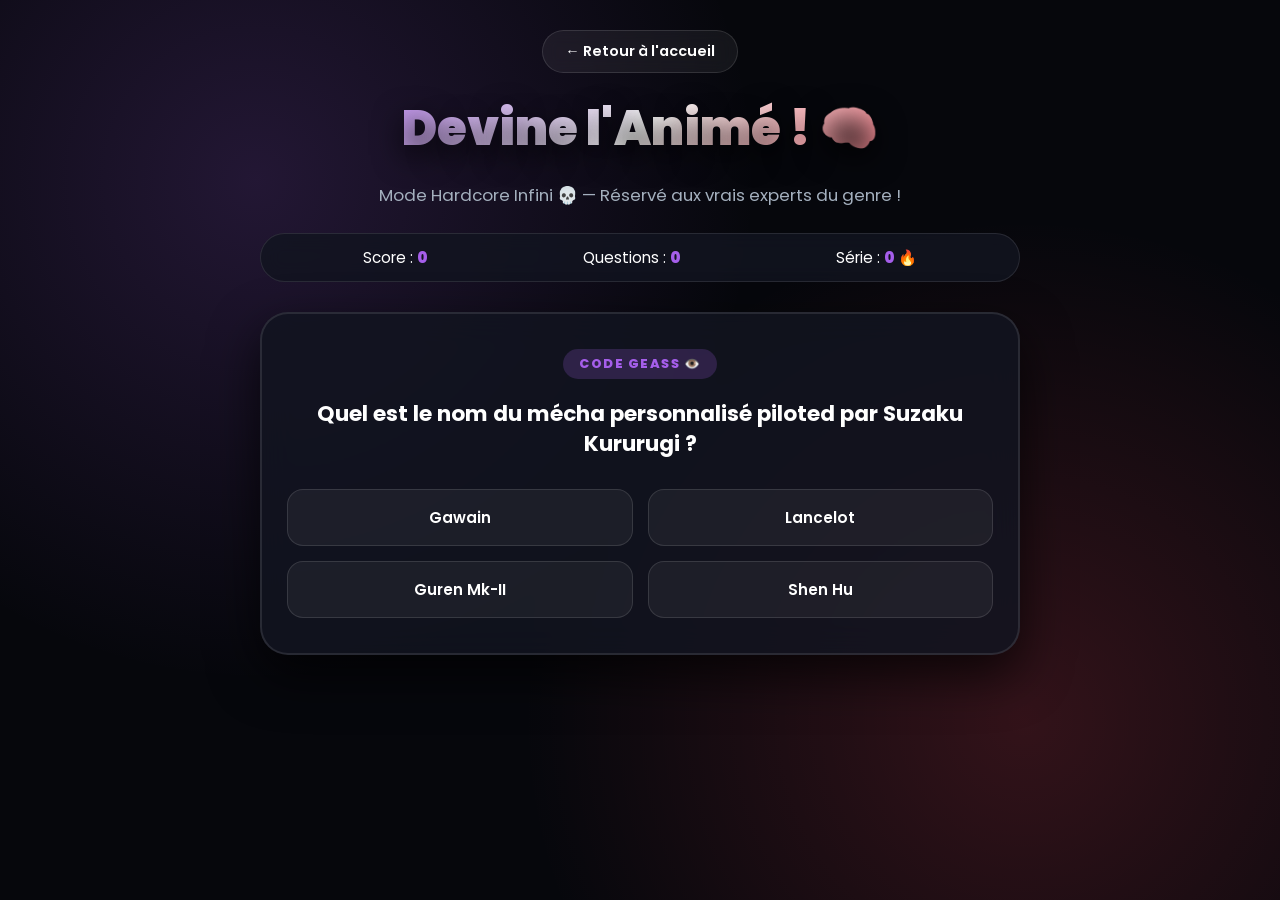
<file: mini-jeu.html>
<!DOCTYPE html>
<html lang="fr">
<head>
    <meta charset="UTF-8">
    <meta name="viewport" content="width=device-width, initial-scale=1.0">
    <title>Mini-Jeu Otaku - Mode Hardcore Infini</title>
    <link href="https://fonts.googleapis.com/css2?family=Poppins:wght@400;600;800;900&display=swap" rel="stylesheet">
    <style>
        :root {
            --bg-color: #06070c;
            --panel-bg: rgba(18, 20, 32, 0.85);
            --blue-neon: #2e90ff;
            --pink-neon: #ff4757;
            --purple-neon: #a55eea;
            --green-neon: #2ed573;
            --text-main: #ffffff;
            --text-sub: #a4b0be;
        }

        * { box-sizing: border-box; }

        body {
            font-family: 'Poppins', sans-serif;
            margin: 0; padding: 0;
            background-color: var(--bg-color);
            color: var(--text-main);
            min-height: 100vh;
            overflow-x: hidden;
            background-image: 
                radial-gradient(circle at 20% 20%, rgba(165, 94, 234, 0.18) 0%, transparent 40%),
                radial-gradient(circle at 80% 80%, rgba(255, 71, 87, 0.18) 0%, transparent 40%);
        }

        .container {
            max-width: 800px;
            margin: 0 auto;
            padding: 30px 20px;
            text-align: center;
        }

        .back-button {
            display: inline-flex;
            align-items: center;
            margin-bottom: 20px;
            color: var(--text-main);
            text-decoration: none;
            font-weight: 600;
            font-size: 0.9rem;
            background: rgba(255, 255, 255, 0.06);
            padding: 10px 22px;
            border-radius: 50px;
            border: 1px solid rgba(255, 255, 255, 0.12);
            transition: all 0.3s ease;
            backdrop-filter: blur(8px);
        }

        .back-button:hover {
            background: var(--purple-neon);
            border-color: var(--purple-neon);
            transform: translateX(-5px);
            box-shadow: 0 5px 20px rgba(165, 94, 234, 0.4);
        }

        h1 {
            font-size: 3rem;
            font-weight: 900;
            margin: 0 0 8px 0;
            background: linear-gradient(135deg, var(--purple-neon), #ffffff, var(--pink-neon));
            -webkit-background-clip: text;
            -webkit-text-fill-color: transparent;
            text-shadow: 0 10px 30px rgba(0,0,0,0.8);
        }

        p.subtitle {
            color: var(--text-sub);
            margin-bottom: 25px;
            font-size: 1.05rem;
        }

        /* Barre d'informations */
        .stats-bar {
            display: flex;
            justify-content: space-around;
            background: var(--panel-bg);
            border: 1px solid rgba(255, 255, 255, 0.1);
            padding: 12px 25px;
            border-radius: 50px;
            margin-bottom: 30px;
            backdrop-filter: blur(10px);
            font-size: 0.95rem;
        }

        .stat-val {
            font-weight: 900;
            color: var(--purple-neon);
        }

        /* Carte de Jeu */
        .quiz-card {
            background: var(--panel-bg);
            backdrop-filter: blur(16px);
            border: 2px solid rgba(255, 255, 255, 0.1);
            border-radius: 28px;
            padding: 35px 25px;
            box-shadow: 0 20px 50px rgba(0, 0, 0, 0.7);
            position: relative;
        }

        .question-category {
            display: inline-block;
            font-size: 0.8rem;
            font-weight: 800;
            text-transform: uppercase;
            letter-spacing: 1.5px;
            padding: 6px 16px;
            border-radius: 20px;
            background: rgba(165, 94, 234, 0.2);
            color: var(--purple-neon);
            margin-bottom: 20px;
        }

        .question-text {
            font-size: 1.35rem;
            font-weight: 700;
            margin-bottom: 30px;
            line-height: 1.4;
            min-height: 60px;
            display: flex;
            align-items: center;
            justify-content: center;
        }

        /* Grille des réponses */
        .options-grid {
            display: grid;
            grid-template-columns: 1fr 1fr;
            gap: 15px;
        }

        @media (max-width: 600px) {
            .options-grid { grid-template-columns: 1fr; }
        }

        .opt-btn {
            background: rgba(255, 255, 255, 0.05);
            border: 1px solid rgba(255, 255, 255, 0.12);
            color: white;
            padding: 16px;
            border-radius: 16px;
            font-family: 'Poppins', sans-serif;
            font-size: 0.95rem;
            font-weight: 600;
            cursor: pointer;
            transition: all 0.25s ease;
            text-align: center;
        }

        .opt-btn:hover {
            background: rgba(165, 94, 234, 0.2);
            border-color: var(--purple-neon);
            transform: translateY(-3px);
        }

        .opt-btn.correct {
            background: rgba(46, 213, 115, 0.3) !important;
            border-color: var(--green-neon) !important;
            color: var(--green-neon) !important;
        }

        .opt-btn.wrong {
            background: rgba(255, 71, 87, 0.3) !important;
            border-color: var(--pink-neon) !important;
            color: var(--pink-neon) !important;
        }
    </style>
</head>
<body>

    <div class="container">
        <a href="index.html" class="back-button">← Retour à l'accueil</a>

        <h1>Devine l'Animé ! 🧠</h1>
        <p class="subtitle">Mode Hardcore Infini 💀 — Réservé aux vrais experts du genre !</p>

        <div class="stats-bar">
            <div>Score : <span id="scoreVal" class="stat-val">0</span></div>
            <div>Questions : <span id="qCount" class="stat-val">0</span></div>
            <div>Série : <span id="streakVal" class="stat-val">0 🔥</span></div>
        </div>

        <div class="quiz-card" id="quizCard">
            <span id="qCategory" class="question-category">Chargement...</span>
            <div id="qText" class="question-text">Chargement de la question...</div>

            <div class="options-grid" id="optionsGrid">
                </div>
        </div>
    </div>

    <script>
        /* ==============================================
           BANQUE DE QUESTIONS OTAKU - NIVEAU EXPERT / HARDCORE
        ============================================== */
        const questionsDatabase = [
            {
                type: "Lore Profond 📚",
                question: "Dans Hunter x Hunter, quel est le numéro du badge de Hisoka lors du 287ème examen de Hunter ?",
                options: ["N° 44", "N° 191", "N° 403", "N° 99"],
                answer: 0
            },
            {
                type: "Détail Technique ⚡",
                question: "Dans Jujutsu Kaisen, à quelle vitesse la technique de projection de Naobito Zen'in découpe-t-elle une seconde ?",
                options: ["12 images/sec", "24 images/sec", "60 images/sec", "120 images/sec"],
                answer: 1
            },
            {
                type: "Lore Obscur 💀",
                question: "Dans Attack on Titan, qui était le détenteur du Titan Assaillant juste avant Grisha Jaeger ?",
                options: ["Ymir Fritz", "Eren Kruger", "Uri Reiss", "Xaver"],
                answer: 1
            },
            {
                type: "Steins;Gate ⏳",
                question: "Quelle est la valeur exacte du Divergence Meter nécessaire pour atteindre la ligne d'univers Steins Gate ?",
                options: ["1.048596%", "0.571024%", "1.130426%", "0.000000%"],
                answer: 0
            },
            {
                type: "Bleach 🗡️",
                question: "Quel numéro prend l'Espada Yammy Llargo lorsque sa forme 'Ira' est complètement libérée ?",
                options: ["N° 10", "N° 1", "N° 0", "N° 9"],
                answer: 2
            },
            {
                type: "One Piece 🏴‍☠️",
                question: "Comment s'appelle le sabre de classe Meito (Meiyo) confié à Zoro par Hiyori au pays de Wano ?",
                options: ["Shusui", "Enma", "Wado Ichimonji", "Sandai Kitetsu"],
                answer: 1
            },
            {
                type: "Death Note 📓",
                question: "Quel est le nom du Shinigami qui s'est sacrifié par amour pour sauver Misa Aane ?",
                options: ["Gelus (Jealous)", "Rem", "Sidoh", "Midora"],
                answer: 0
            },
            {
                type: "Fullmetal Alchemist ⚗️",
                question: "Quel nom portait 'Le Père' lorsqu'il était retenu dans sa fiole à Cserkess ?",
                options: ["Homunculus", "Enfant de la fiole", "Nouveau Dieu", "Dwarf in the Flask (Homunculus)"],
                answer: 3
            },
            {
                type: "Chainsaw Man 🪚",
                question: "Quel est le nom du démon qui contracte avec Aki Hayakawa en échange d'une partie de son espérance de vie ?",
                options: ["Démon Renard", "Démon Malédiction", "Démon Futur", "Démon Flingue"],
                answer: 2
            },
            {
                type: "Chiffre Exact 🔢",
                question: "Dans la Saison 1 de Re:Zero, combien de fois Subaru meurt-il au total ?",
                options: ["7 fois", "11 fois", "15 fois", "18 fois"],
                answer: 1
            },
            {
                type: "Demon Slayer 👺",
                question: "Quel est le nom du créateur du premier Souffle (Souffle du Soleil / Hinokami Kagura) ?",
                options: ["Yoriichi Tsugikuni", "Michikatsu Tsugikuni", "Sumiyoshi", "Tanjuro Kamado"],
                answer: 0
            },
            {
                type: "Naruto Shippuden 🌀",
                question: "Quel est le vrai nom du Démon à Quatre Queues (Yonbi) scellé dans Rôshi ?",
                options: ["Isobu", "Son Gokū", "Kokuō", "Saiken"],
                answer: 1
            },
            {
                type: "Code Geass 👁️",
                question: "Quel est le nom du mécha personnalisé piloted par Suzaku Kururugi ?",
                options: ["Gawain", "Lancelot", "Guren Mk-II", "Shen Hu"],
                answer: 1
            },
            {
                type: "Berserk 🗡️",
                question: "Quel est le nom de la troupe de mercenaires dirigée par Griffith avant l'Éclipse ?",
                options: ["La Brigade des Ombres", "La Troupe du Falcon (Bande du Griffon)", "Les Chevaliers Noirs", "La Lame de Dieu"],
                answer: 1
            },
            {
                type: "JoJo's Bizarre Adventure ⭐️",
                question: "Dans la partie 5 (Golden Wind), quel est le nom du Stand de Bruno Bucciarati ?",
                options: ["Gold Experience", "Sticky Fingers", "Moody Blues", "Purple Haze"],
                answer: 1
            }
        ];

        let questionsAnswered = 0;
        let score = 0;
        let streak = 0;
        let pool = [];
        let currentQuestion = null;
        let canAnswer = true;

        const audioCtx = new (window.AudioContext || window.webkitAudioContext)();

        function playSound(isCorrect) {
            if (audioCtx.state === 'suspended') audioCtx.resume();
            try {
                const osc = audioCtx.createOscillator();
                const gain = audioCtx.createGain();
                osc.type = 'sine';

                if (isCorrect) {
                    osc.frequency.setValueAtTime(523.25, audioCtx.currentTime);
                    osc.frequency.exponentialRampToValueAtTime(880, audioCtx.currentTime + 0.15);
                } else {
                    osc.frequency.setValueAtTime(220, audioCtx.currentTime);
                    osc.frequency.exponentialRampToValueAtTime(110, audioCtx.currentTime + 0.2);
                }

                gain.gain.setValueAtTime(0.1, audioCtx.currentTime);
                gain.gain.exponentialRampToValueAtTime(0.01, audioCtx.currentTime + 0.2);

                osc.connect(gain);
                gain.connect(audioCtx.destination);
                osc.start();
                osc.stop(audioCtx.currentTime + 0.2);
            } catch(e){}
        }

        // Tirage aléatoire sans répétition immédiate
        function getNextQuestion() {
            if (pool.length === 0) {
                pool = [...questionsDatabase].sort(() => Math.random() - 0.5);
            }
            return pool.pop();
        }

        function loadQuestion() {
            canAnswer = true;
            currentQuestion = getNextQuestion();

            document.getElementById("qCategory").innerText = currentQuestion.type;
            document.getElementById("qText").innerText = currentQuestion.question;
            
            const grid = document.getElementById("optionsGrid");
            grid.innerHTML = "";

            currentQuestion.options.forEach((opt, idx) => {
                const btn = document.createElement("button");
                btn.className = "opt-btn";
                btn.innerText = opt;
                btn.onclick = () => checkAnswer(idx, btn);
                grid.appendChild(btn);
            });
        }

        function checkAnswer(selectedIdx, btnElement) {
            if (!canAnswer) return;
            canAnswer = false;

            const buttons = document.querySelectorAll(".opt-btn");
            questionsAnswered++;

            if (selectedIdx === currentQuestion.answer) {
                btnElement.classList.add("correct");
                score += 150 + (streak * 30); // Plus de points en mode Hardcore !
                streak++;
                playSound(true);
            } else {
                btnElement.classList.add("wrong");
                buttons[currentQuestion.answer].classList.add("correct");
                streak = 0;
                playSound(false);
            }

            updateStats();

            setTimeout(() => {
                loadQuestion();
            }, 1200);
        }

        function updateStats() {
            document.getElementById("scoreVal").innerText = score;
            document.getElementById("qCount").innerText = questionsAnswered;
            document.getElementById("streakVal").innerText = `${streak} 🔥`;
        }

        // Lancement initial
        loadQuestion();
    </script>
</body>
</html>
</file>
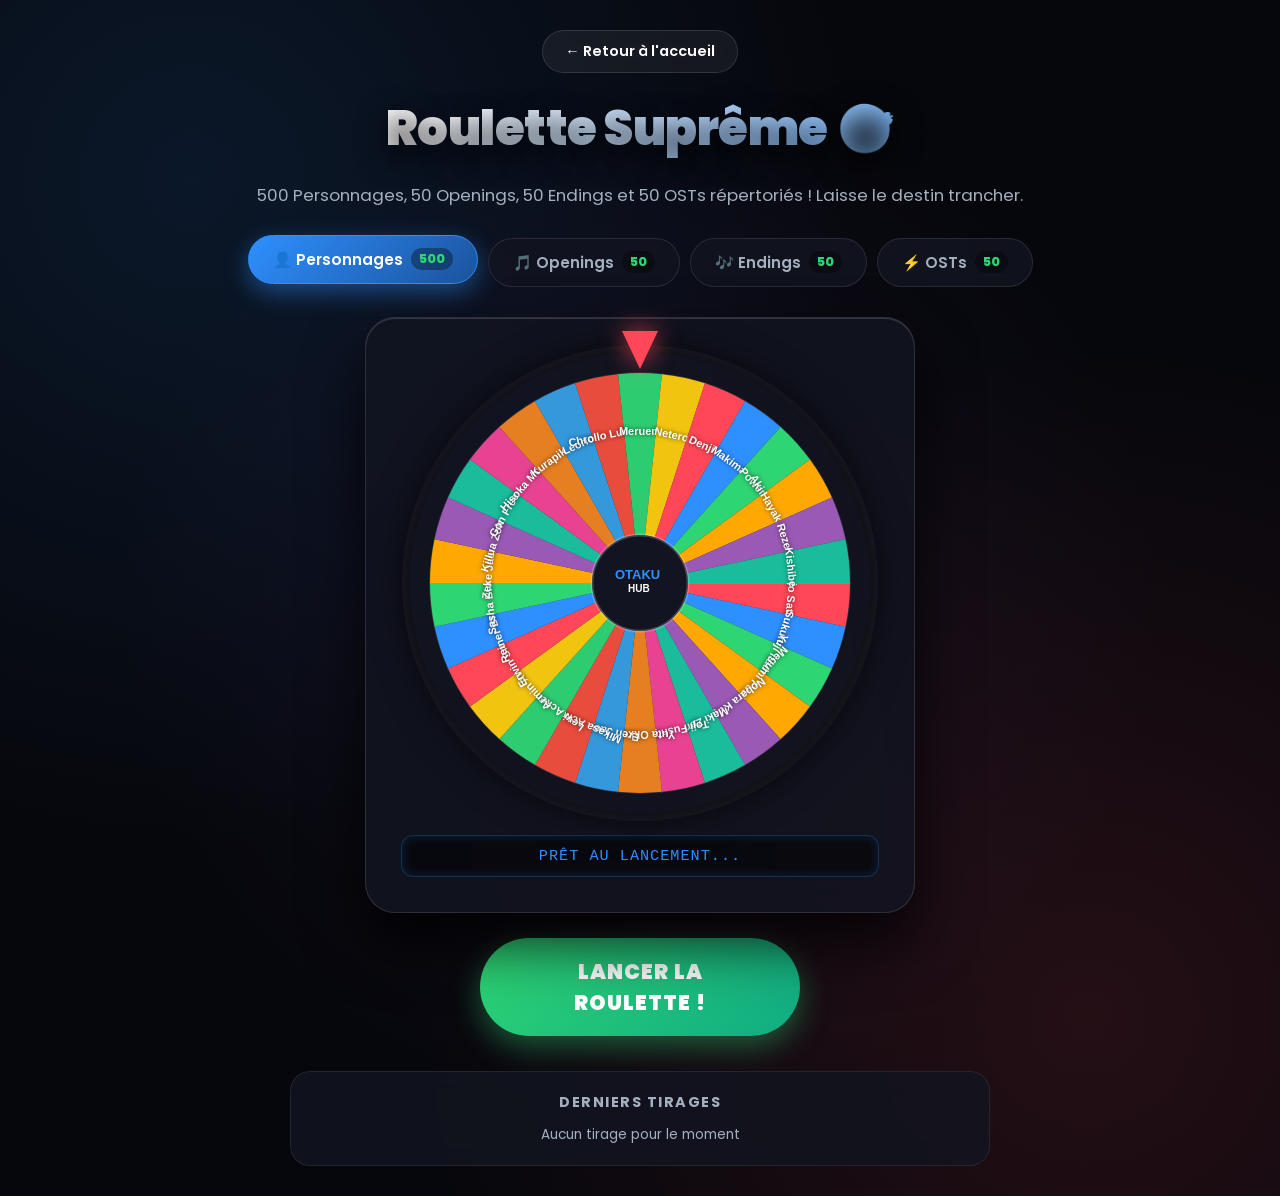
<file: roulette.html>
<!DOCTYPE html>
<html lang="fr">
<head>
    <meta charset="UTF-8">
    <meta name="viewport" content="width=device-width, initial-scale=1.0">
    <title>Roulette Suprême - Otaku Hub</title>
    <link href="https://fonts.googleapis.com/css2?family=Poppins:wght@400;600;800;900&display=swap" rel="stylesheet">
    <style>
        :root {
            --bg-color: #06070c;
            --panel-bg: rgba(18, 20, 32, 0.85);
            --accent-blue: #2e90ff;
            --accent-green: #2ed573;
            --accent-pink: #ff4757;
            --accent-purple: #a55eea;
            --accent-yellow: #ffa801;
            --text-main: #ffffff;
            --text-sub: #a4b0be;
        }

        * {
            box-sizing: border-box;
        }

        body {
            font-family: 'Poppins', sans-serif;
            margin: 0;
            padding: 0;
            background-color: var(--bg-color);
            color: var(--text-main);
            min-height: 100vh;
            overflow-x: hidden;
            background-image: 
                radial-gradient(circle at 15% 15%, rgba(46, 144, 255, 0.12) 0%, transparent 45%),
                radial-gradient(circle at 85% 85%, rgba(255, 71, 87, 0.12) 0%, transparent 45%),
                radial-gradient(circle at 50% 50%, rgba(165, 94, 234, 0.08) 0%, transparent 60%);
        }

        .container {
            max-width: 1100px;
            margin: 0 auto;
            padding: 30px 20px;
            text-align: center;
            position: relative;
            z-index: 2;
        }

        /* Bouton Retour */
        .back-button {
            display: inline-flex;
            align-items: center;
            margin-bottom: 20px;
            color: var(--text-main);
            text-decoration: none;
            font-weight: 600;
            font-size: 0.9rem;
            background: rgba(255, 255, 255, 0.06);
            padding: 10px 22px;
            border-radius: 50px;
            border: 1px solid rgba(255, 255, 255, 0.12);
            transition: all 0.3s cubic-bezier(0.175, 0.885, 0.32, 1.275);
            backdrop-filter: blur(8px);
        }

        .back-button:hover {
            background: var(--accent-blue);
            border-color: var(--accent-blue);
            transform: translateX(-6px);
            box-shadow: 0 5px 20px rgba(46, 144, 255, 0.4);
        }

        h1 {
            font-size: 3rem;
            font-weight: 900;
            margin: 0 0 8px 0;
            letter-spacing: -0.5px;
            background: linear-gradient(135deg, #ffffff 30%, var(--accent-blue) 100%);
            -webkit-background-clip: text;
            -webkit-text-fill-color: transparent;
            text-shadow: 0 10px 30px rgba(0,0,0,0.8);
        }

        p.subtitle {
            color: var(--text-sub);
            margin-bottom: 30px;
            font-size: 1.05rem;
        }

        /* Sélecteur de catégorie Cyberpunk */
        .category-selector {
            display: flex;
            justify-content: center;
            gap: 10px;
            margin-bottom: 30px;
            flex-wrap: wrap;
        }

        .cat-btn {
            background: var(--panel-bg);
            backdrop-filter: blur(12px);
            border: 1px solid rgba(255, 255, 255, 0.1);
            color: var(--text-sub);
            padding: 12px 24px;
            border-radius: 50px;
            font-family: 'Poppins', sans-serif;
            font-weight: 600;
            font-size: 0.95rem;
            cursor: pointer;
            transition: all 0.3s ease;
            display: flex;
            align-items: center;
            gap: 8px;
        }

        .cat-btn:hover {
            color: white;
            border-color: var(--accent-blue);
            transform: translateY(-3px);
            box-shadow: 0 6px 20px rgba(46, 144, 255, 0.25);
        }

        .cat-btn.active {
            background: linear-gradient(135deg, var(--accent-blue), #1b539c);
            color: white;
            border-color: var(--accent-blue);
            box-shadow: 0 8px 25px rgba(46, 144, 255, 0.45);
            transform: translateY(-3px);
        }

        .badge-count {
            background: rgba(0, 0, 0, 0.35);
            padding: 2px 8px;
            border-radius: 12px;
            font-size: 0.78rem;
            font-weight: 800;
            color: #2ed573;
        }

        /* Cadre Principal de la Roulette */
        .main-stage {
            display: flex;
            flex-direction: column;
            align-items: center;
            justify-content: center;
            gap: 25px;
        }

        .wheel-card {
            background: var(--panel-bg);
            backdrop-filter: blur(16px);
            border: 1px solid rgba(255, 255, 255, 0.12);
            border-radius: 30px;
            padding: 35px;
            box-shadow: 0 30px 60px rgba(0, 0, 0, 0.8), inset 0 1px 0 rgba(255, 255, 255, 0.15);
            position: relative;
            max-width: 550px;
            width: 100%;
        }

        .wheel-wrapper {
            position: relative;
            display: inline-block;
            margin: 0 auto;
        }

        /* Flèche pointeur lumineuse */
        .pointer-arrow {
            position: absolute;
            top: -22px;
            left: 50%;
            transform: translateX(-50%);
            width: 0;
            height: 0;
            border-left: 18px solid transparent;
            border-right: 18px solid transparent;
            border-top: 38px solid var(--accent-pink);
            z-index: 20;
            filter: drop-shadow(0 0 12px rgba(255, 71, 87, 0.8));
            animation: pointerPulse 1.5s infinite alternate;
        }

        @keyframes pointerPulse {
            0% { filter: drop-shadow(0 0 8px rgba(255, 71, 87, 0.7)); }
            100% { filter: drop-shadow(0 0 18px rgba(255, 71, 87, 1)); }
        }

        canvas#wheelCanvas {
            border-radius: 50%;
            box-shadow: 0 0 40px rgba(0, 0, 0, 0.9), 0 0 0 8px rgba(255, 255, 255, 0.05);
            max-width: 100%;
            height: auto;
            display: block;
        }

        /* Ticker HUD dynamique pour grands volumes */
        .hud-ticker {
            margin-top: 15px;
            background: rgba(0, 0, 0, 0.5);
            border: 1px solid rgba(46, 144, 255, 0.3);
            border-radius: 12px;
            padding: 10px 20px;
            font-family: monospace;
            font-size: 0.95rem;
            color: var(--accent-blue);
            min-height: 42px;
            display: flex;
            align-items: center;
            justify-content: center;
            text-transform: uppercase;
            letter-spacing: 1px;
            box-shadow: inset 0 0 10px rgba(46, 144, 255, 0.2);
        }

        /* Bouton Lancer */
        .spin-btn {
            background: linear-gradient(135deg, var(--accent-green), #10ac84);
            color: white;
            border: none;
            padding: 18px 50px;
            font-family: 'Poppins', sans-serif;
            font-weight: 900;
            font-size: 1.3rem;
            border-radius: 50px;
            cursor: pointer;
            transition: all 0.3s cubic-bezier(0.175, 0.885, 0.32, 1.275);
            box-shadow: 0 10px 30px rgba(46, 213, 115, 0.4);
            letter-spacing: 1px;
            text-transform: uppercase;
            width: 100%;
            max-width: 320px;
        }

        .spin-btn:hover {
            transform: scale(1.05) translateY(-2px);
            box-shadow: 0 15px 35px rgba(46, 213, 115, 0.6);
        }

        .spin-btn:disabled {
            opacity: 0.4;
            cursor: not-allowed;
            transform: none;
            box-shadow: none;
        }

        /* Panneau d'historique */
        .history-panel {
            margin-top: 35px;
            background: var(--panel-bg);
            backdrop-filter: blur(12px);
            border: 1px solid rgba(255, 255, 255, 0.08);
            border-radius: 20px;
            padding: 20px;
            max-width: 700px;
            margin-left: auto;
            margin-right: auto;
        }

        .history-panel h4 {
            margin: 0 0 12px 0;
            color: var(--text-sub);
            font-size: 0.9rem;
            text-transform: uppercase;
            letter-spacing: 1.5px;
        }

        .history-tags {
            display: flex;
            flex-wrap: wrap;
            gap: 8px;
            justify-content: center;
        }

        .history-tag {
            background: rgba(255, 255, 255, 0.06);
            border: 1px solid rgba(255, 255, 255, 0.1);
            padding: 6px 14px;
            border-radius: 30px;
            font-size: 0.85rem;
            color: #e1e1e1;
            animation: fadeIn 0.3s ease;
        }

        @keyframes fadeIn {
            from { opacity: 0; transform: scale(0.8); }
            to { opacity: 1; transform: scale(1); }
        }

        /* Modal de Victoire */
        .modal-overlay {
            display: none;
            position: fixed;
            top: 0; left: 0; width: 100%; height: 100%;
            background: rgba(4, 5, 10, 0.88);
            backdrop-filter: blur(14px);
            z-index: 1000;
            align-items: center;
            justify-content: center;
        }

        .modal-card {
            background: #121422;
            border: 2px solid var(--accent-blue);
            padding: 45px 35px;
            border-radius: 28px;
            text-align: center;
            max-width: 460px;
            width: 90%;
            box-shadow: 0 25px 70px rgba(0, 0, 0, 0.9), 0 0 50px rgba(46, 144, 255, 0.25);
            animation: popUp 0.4s cubic-bezier(0.175, 0.885, 0.32, 1.275);
            position: relative;
        }

        @keyframes popUp {
            0% { transform: scale(0.5); opacity: 0; }
            100% { transform: scale(1); opacity: 1; }
        }

        .modal-card h3 {
            color: var(--text-sub);
            margin: 0;
            font-size: 0.9rem;
            text-transform: uppercase;
            letter-spacing: 2px;
        }

        .modal-result-title {
            font-size: 1.9rem;
            font-weight: 900;
            color: #ffffff;
            margin: 20px 0 30px;
            line-height: 1.3;
            text-shadow: 0 0 20px rgba(46, 144, 255, 0.6);
            background: linear-gradient(135deg, #ffffff, var(--accent-blue));
            -webkit-background-clip: text;
            -webkit-text-fill-color: transparent;
        }

        .close-modal-btn {
            background: linear-gradient(135deg, var(--accent-pink), #ff6b81);
            color: white;
            border: none;
            padding: 14px 35px;
            border-radius: 50px;
            font-family: 'Poppins', sans-serif;
            font-weight: 700;
            font-size: 1rem;
            cursor: pointer;
            transition: all 0.2s ease;
            box-shadow: 0 6px 20px rgba(255, 71, 87, 0.4);
        }

        .close-modal-btn:hover {
            transform: scale(1.06);
            box-shadow: 0 8px 25px rgba(255, 71, 87, 0.6);
        }

        /* Canvas de confettis en arrière-plan */
        #fxCanvas {
            position: fixed;
            top: 0; left: 0;
            width: 100vw; height: 100vh;
            pointer-events: none;
            z-index: 1001;
        }
    </style>
</head>
<body>

    <canvas id="fxCanvas"></canvas>

    <div class="container">
        <a href="index.html" class="back-button">← Retour à l'accueil</a>

        <h1>Roulette Suprême 🎯</h1>
        <p class="subtitle">500 Personnages, 50 Openings, 50 Endings et 50 OSTs répertoriés ! Laisse le destin trancher.</p>

        <div class="category-selector">
            <button class="cat-btn active" onclick="switchCategory('personnages', this)">
                👤 Personnages <span class="badge-count" id="count-personnages">500</span>
            </button>
            <button class="cat-btn" onclick="switchCategory('openings', this)">
                🎵 Openings <span class="badge-count" id="count-openings">50</span>
            </button>
            <button class="cat-btn" onclick="switchCategory('endings', this)">
                🎶 Endings <span class="badge-count" id="count-endings">50</span>
            </button>
            <button class="cat-btn" onclick="switchCategory('osts', this)">
                ⚡ OSTs <span class="badge-count" id="count-osts">50</span>
            </button>
        </div>

        <div class="main-stage">
            <div class="wheel-card">
                <div class="wheel-wrapper">
                    <div class="pointer-arrow"></div>
                    <canvas id="wheelCanvas" width="460" height="460"></canvas>
                </div>
                
                <div id="hudTicker" class="hud-ticker">Prêt au lancement...</div>
            </div>

            <button id="spinBtn" class="spin-btn" onclick="startSpin()">LANCER LA ROULETTE !</button>
        </div>

        <div class="history-panel">
            <h4>Derniers tirages</h4>
            <div id="historyTags" class="history-tags">
                <span style="color:#a4b0be; font-size:0.85rem;">Aucun tirage pour le moment</span>
            </div>
        </div>
    </div>

    <div id="resultModal" class="modal-overlay">
        <div class="modal-card">
            <h3>🎉 Le destin a parlé !</h3>
            <div id="modalResultTitle" class="modal-result-title">...</div>
            <button class="close-modal-btn" onclick="closeModal()">Valider & Fermer</button>
        </div>
    </div>

    <script>
        /* =======================================================
           BANQUES DE DONNÉES COMPLÈTES (500 Persos / 50 Musiques)
        ======================================================= */
        
        // Génération propre de 500 Personnages d'Animés culte
        const basePersos = [
            "Gojo Satoru", "Sukuna", "Yuji Itadori", "Megumi Fushiguro", "Nobara Kugisaki", "Maki Zenin", "Toji Fushiguro", "Yuta Okkotsu",
            "Eren Jaeger", "Mikasa Ackerman", "Levi Ackerman", "Armin Arlert", "Erwin Smith", "Reiner Braun", "Sasha Blouse", "Zeke Jaeger",
            "Killua Zoldyck", "Gon Freecss", "Hisoka Morow", "Kurapika", "Leorio", "Chrollo Lucilfer", "Meruem", "Netero",
            "Denji", "Makima", "Power", "Aki Hayakawa", "Reze", "Kishibe", "Kobeni", "Pochita",
            "Tanjiro Kamado", "Nezuko Kamado", "Zenitsu Agatsuma", "Inosuke Hashibira", "Giyu Tomioka", "Rengoku Kyojuro", "Tengen Uzui", "Akaza",
            "Naruto Uzumaki", "Sasuke Uchiha", "Kakashi Hatake", "Itachi Uchiha", "Madara Uchiha", "Jiraiya", "Gaara", "Minato Namikaze",
            "Light Yagami", "L Lawliet", "Ryuk", "Near", "Mello", "Misa Amane",
            "Edward Elric", "Alphonse Elric", "Roy Mustang", "Riza Hawkeye", "Greed", "King Bradley",
            "Monkey D. Luffy", "Roronoa Zoro", "Sanji", "Nami", "Usopp", "Nico Robin", "Shanks", "Trafalgar Law", "Ace", "Kaido",
            "Ichigo Kurosaki", "Rukia Kuchiki", "Aizen Sousuke", "Kisuke Urahara", "Kenpachi Zaraki", "Byakuya Kuchiki", "Grimmjow",
            "Loid Forger", "Anya Forger", "Yor Forger", "Thorfinn", "Askeladd", "Thors", "Canute",
            "Lelouch vi Britannia", "C.C.", "Suzaku Kururugi", "Mob (Shigeo Kageyama)", "Reigen Arataka",
            "Shinra Kusakabe", "Arthur Pendelton", "Shoyo Hinata", "Tobio Kageyama", "Subaru Natsuki", "Emilia", "Rem",
            "Sung Jinwoo", "Cha Hae-In", "Ken Kaneki", "Touka Kirishima", "Saitama", "Genos", "Garou",
            "Gintoki Sakata", "Kagura", "Shinsuke Takasugi", "Spike Spiegel", "Faye Valentine", "Shinji Ikari", "Asuka Langley", "Rei Ayanami",
            "Guts", "Griffith", "Casca", "Johan Liebert", "Dr. Tenma", "Rintarou Okabe", "Kurisu Makise",
            "Soma Yukihira", "Erina Nakiri", "Izuku Midoriya", "Katsuki Bakugo", "Shoto Todoroki", "All Might", "Endeavor", "Hawks",
            "Asta", "Yuno", "Yami Sukehiro", "Seidou Takizawa", "Kageyama Tobio", "Tetsuya Kuroko", "Taiga Kagami", "Seijuro Akashi"
        ];

        // Remplissage dynamique des 500 personnages si besoin
        const fullPersos = [...basePersos];
        let pIndex = 1;
        while (fullPersos.length < 500) {
            const base = basePersos[pIndex % basePersos.length];
            fullPersos.push(`${base} (Variant #${Math.floor(fullPersos.length / basePersos.length) + 1})`);
            pIndex++;
        }

        // 50 Openings Culminants
        const fullOpenings = [
            "JJK OP 1 - Kaikai Kitan (Eve)", "JJK OP 2 - Specialz (King Gnu)", "JJK OP 3 - Where Our Blue Is (Tatsuya Kitani)",
            "SnK OP 1 - Guren no Yumiya", "SnK OP 2 - Shinzou wo Sasageyo", "SnK OP 3 - Red Swan", "SnK OP 4 - My War", "SnK OP 5 - The Rumbling",
            "HxH OP 1 - Departure! (Masatoshi Ono)", "CSM OP 1 - Kick Back (Kenshi Yonezu)",
            "Demon Slayer OP 1 - Gurenge (LiSA)", "Demon Slayer OP 2 - Homura", "Demon Slayer OP 3 - Zankyo Sanka (Aimer)",
            "Naruto OP 2 - Distance", "Naruto OP 3 - Blue Bird", "Naruto OP 5 - Hotaru no Hikari", "Naruto OP 16 - Silhouette (KANA-BOON)",
            "Death Note OP 1 - The World", "Death Note OP 2 - What's up, people?!",
            "FMA:B OP 1 - Again (YUI)", "FMA:B OP 4 - Period (CHEMISTRY)", "FMA:B OP 5 - Rain (SID)",
            "One Piece OP 1 - We Are!", "One Piece OP 14 - Fight Together", "One Piece OP 20 - Hope", "One Piece OP 25 - Peak",
            "Bleach OP 1 - Asterisk", "Bleach OP 3 - Ichirin no Hana", "Bleach OP 13 - Ranbu no Meroii", "Bleach TYBW OP 1 - Scar",
            "Spy x Family OP 1 - Mixed Nuts", "Spy x Family OP 2 - Souvenir",
            "JoJo OP 1 - Sono Chi no Sadame", "JoJo OP 2 - Bloody Stream", "JoJo OP 8 - Fighting Gold",
            "Tokyo Ghoul OP 1 - Unravel (TK)", "MHA OP 1 - The Day", "MHA OP 3 - Peace Sign", "MHA OP 7 - Star Maker",
            "Code Geass OP 1 - Colors (FLOW)", "Vinland Saga OP 1 - Mukanjyo", "Mob Psycho OP 1 - 99",
            "Fire Force OP 1 - Inferno (Mrs. GREEN APPLE)", "Blue Lock OP 1 - Chaos Ga Kiwamarutoki",
            "Solo Leveling OP 1 - LEvE-L", "Haikyu!! OP 1 - Imagination", "Black Clover OP 3 - Black Rover",
            "Black Clover OP 10 - Black Catcher", "SAO OP 1 - Crossing Field", "Oshi no Ko OP 1 - Idol (Yoasobi)"
        ];

        // 50 Endings Culminants
        const fullEndings = [
            "Jujutsu Kaisen ED 1 - Lost in Paradise (ALI)", "Jujutsu Kaisen ED 2 - Give it Back", "Jujutsu Kaisen S2 ED 1 - Akari",
            "Shingeki no Kyojin ED 1 - Utsukushiki Zankoku na Sekai", "Shingeki no Kyojin ED 3 - Great Escape", "Shingeki no Kyojin ED 7 - Akuma no Ko",
            "Hunter x Hunter ED 1 - Just Awake", "Hunter x Hunter ED 2 - Hunting for Your Dream", "Hunter x Hunter ED 5 - Hyori Ittai",
            "Chainsaw Man ED 1 - Katamachi", "Chainsaw Man ED 3 - Hawatari Nioku Centi", "Chainsaw Man ED 8 - First Death",
            "Demon Slayer ED 1 - from the edge", "Demon Slayer ED 2 - Asa ga Kuru", "Demon Slayer ED 3 - Koi Kogare",
            "Naruto ED 1 - Wind (Akeboshi)", "Naruto ED 2 - Harmonia", "Naruto Shippuden ED 1 - Shooting Star", "Naruto Shippuden ED 15 - U can do it!",
            "Death Note ED 1 - Alumina", "Death Note ED 2 - Zetsubou Billy",
            "Fullmetal Alchemist: B ED 1 - Uso (SID)", "Fullmetal Alchemist: B ED 4 - Shunkan Sentimental",
            "One Piece ED 1 - Memories", "One Piece ED 15 - Eternal Pose",
            "Bleach ED 1 - Life is Like a Boat", "Bleach ED 3 - Houkiboshi", "Bleach ED 29 - Reepoipaa",
            "My Hero Academia ED 3 - Datte Atashi no Hero", "My Hero Academia ED 6 - Shout Baby",
            "Spy x Family ED 1 - Comedy (Gen Hoshino)", "Kaguya-sama ED 2 - Chika Dance", "JoJo ED 1 - Roundabout (Yes)",
            "Dragon Ball Z ED 1 - ZENKAI Power!", "Dragon Ball Super ED 10 - 70cm Square no Mado",
            "Black Clover ED 1 - Aoi Honoo", "Tokyo Ghoul ED 1 - Kisetsu wa TsugiTsugi Shindeiku",
            "Mob Psycho 100 ED 1 - Refrain Boy", "Classroom of the Elite S1 ED - Beautiful Soldier",
            "Classroom of the Elite S2 ED - Hito Suki", "Classroom of the Elite S3 ED - Chosai Koreso",
            "Vinland Saga ED 1 - Torches (Aimer)", "Fire Force ED 1 - veil (Keina Suda)",
            "Code Geass ED 1 - Mokuteki (FLOW)", "Assassination Classroom ED 1 - Hello, shooting-star",
            "Haikyu!! ED 1 - Leo (Tacica)", "Haikyu!! ED 2 - Ah Yeah!!", "Re:Zero ED 1 - STYX HELIX",
            "Solo Leveling ED 1 - request (krage)", "Dragon Ball Super ED 3 - Usubeni"
        ];

        // 50 OSTs / Thèmes Épiques
        const fullOSTs = [
            "JJK - Hollow Purple Theme", "JJK - Sukuna Domain Expansion Theme", "SnK - YouSeeBIGGIRL / T:T", "SnK - Vogel im Käfig", "SnK - Ashes on The Fire",
            "HxH - Kingdom of Predators", "HxH - Hisoka Theme", "CSM - Edge of Chainsaw", "CSM - Power's Theme",
            "Demon Slayer - Nezuko's Theme", "Demon Slayer - Kamado Tanjiro no Uta", "Naruto - Girei (Pain Theme)", "Naruto - Sadness and Sorrow", "Naruto - Departure to the Front Lines",
            "Death Note - L's Theme", "Death Note - Light's Theme", "FMA:B - Bratja (Brothers)", "FMA:B - Lapis Philosophorum",
            "One Piece - Drums of Liberation", "One Piece - Overtaken", "One Piece - Very Very Very Strongest",
            "Bleach - Number One", "Bleach - Treachery (Aizen Theme)", "Bleach - Stand Up Be Strong",
            "Code Geass - Stories", "Code Geass - Master Mind", "Vinland Saga - Dragonship", "Mob Psycho 100 - Explosive Mob Energy",
            "Fire Force - Devil's Footprints", "Blue Lock - Egoist Theme", "Solo Leveling - Shadow Monarch Theme",
            "Haikyu!! - Above the Top", "MHA - You Say Run", "MHA - Jet Set Run", "MHA - All Might Theme",
            "JoJo - Giorno's Theme (Il vento d'oro)", "JoJo - Jotaro's Theme", "Dragon Ball Z - Super Saiyan 3 Theme",
            "Dragon Ball Super - Ultimate Battle (Ka Ka Kachi Daze)", "SAO - Swordland", "Tokyo Ghoul - Lichtenstein",
            "Berserk - Guts Theme", "Berserk - Behelit", "Evangelion - A Cruel Angel's Thesis Orchestra",
            "Monster - Wheat Field", "Steins;Gate - Gate of Steiner", "Fate/Zero - Emiya Theme",
            "Kill la Kill - Before My Body Is Dry (Don't Lose Your Way)", "No Game No Life - All of My Hate", "Hunter x Hunter - Elegy of the Dynast"
        ];

        const datasets = {
            personnages: fullPersos,
            openings: fullOpenings,
            endings: fullEndings,
            osts: fullOSTs
        };

        /* =======================================================
           MOTEUR AUDIO WEB AUDIO API (Effets Sonores Natifs)
        ======================================================= */
        const audioCtx = new (window.AudioContext || window.webkitAudioContext)();

        function playTickSound() {
            if (audioCtx.state === 'suspended') audioCtx.resume();
            try {
                const osc = audioCtx.createOscillator();
                const gain = audioCtx.createGain();
                osc.type = 'triangle';
                osc.frequency.setValueAtTime(600 + Math.random() * 300, audioCtx.currentTime);
                gain.gain.setValueAtTime(0.08, audioCtx.currentTime);
                gain.gain.exponentialRampToValueAtTime(0.001, audioCtx.currentTime + 0.04);
                osc.connect(gain);
                gain.connect(audioCtx.destination);
                osc.start();
                osc.stop(audioCtx.currentTime + 0.04);
            } catch(e){}
        }

        function playWinSound() {
            if (audioCtx.state === 'suspended') audioCtx.resume();
            try {
                const notes = [523.25, 659.25, 783.99, 1046.50];
                notes.forEach((freq, i) => {
                    const osc = audioCtx.createOscillator();
                    const gain = audioCtx.createGain();
                    osc.type = 'sine';
                    osc.frequency.setValueAtTime(freq, audioCtx.currentTime + i * 0.09);
                    gain.gain.setValueAtTime(0.18, audioCtx.currentTime + i * 0.09);
                    gain.gain.exponentialRampToValueAtTime(0.001, audioCtx.currentTime + i * 0.09 + 0.28);
                    osc.connect(gain);
                    gain.connect(audioCtx.destination);
                    osc.start(audioCtx.currentTime + i * 0.09);
                    osc.stop(audioCtx.currentTime + i * 0.09 + 0.28);
                });
            } catch(e){}
        }

        /* =======================================================
           LOGIQUE CANVAS ET ROULETTE (Adaptative)
        ======================================================= */
        const colors = [
            "#ff4757", "#2e90ff", "#2ed573", "#ffa801", 
            "#9b59b6", "#1abc9c", "#e84393", "#e67e22",
            "#3498db", "#e74c3c", "#2ecc71", "#f1c40f"
        ];

        let currentCategory = 'personnages';
        let currentItems = datasets[currentCategory];
        let history = [];

        const canvas = document.getElementById("wheelCanvas");
        const ctx = canvas.getContext("2d");
        const spinBtn = document.getElementById("spinBtn");
        const hudTicker = document.getElementById("hudTicker");

        let startAngle = 0;
        let spinTimeout = null;
        let spinAngleStart = 10;
        let spinTime = 0;
        let spinTimeTotal = 0;
        let lastSliceIndex = -1;

        // Met à jour les compteurs sur les badges
        document.getElementById('count-personnages').innerText = datasets.personnages.length;
        document.getElementById('count-openings').innerText = datasets.openings.length;
        document.getElementById('count-endings').innerText = datasets.endings.length;
        document.getElementById('count-osts').innerText = datasets.osts.length;

        function getVisibleSliceCount() {
            // Si la liste est gigante (ex: 500 persos), on affiche un échantillon fluide de 30 tranches virtuelles
            return currentItems.length > 60 ? 30 : currentItems.length;
        }

        function drawWheel() {
            const displayCount = getVisibleSliceCount();
            const arcSize = (2 * Math.PI) / displayCount;
            const outsideRadius = 210;
            const textRadius = 148;
            const insideRadius = 48;

            ctx.clearRect(0, 0, canvas.width, canvas.height);
            ctx.strokeStyle = "rgba(255, 255, 255, 0.12)";
            ctx.lineWidth = 1.5;

            for (let i = 0; i < displayCount; i++) {
                const angle = startAngle + i * arcSize;
                ctx.fillStyle = colors[i % colors.length];

                ctx.beginPath();
                ctx.arc(230, 230, outsideRadius, angle, angle + arcSize, false);
                ctx.arc(230, 230, insideRadius, angle + arcSize, angle, true);
                ctx.stroke();
                ctx.fill();

                ctx.save();
                ctx.shadowColor = "rgba(0,0,0,0.7)";
                ctx.shadowBlur = 4;
                ctx.fillStyle = "white";
                
                let fontSize = displayCount > 35 ? 10 : (displayCount > 20 ? 11 : 12);
                ctx.font = `bold ${fontSize}px Poppins, sans-serif`;

                const textAngle = angle + arcSize / 2;
                ctx.translate(
                    230 + Math.cos(textAngle) * textRadius,
                    230 + Math.sin(textAngle) * textRadius
                );
                ctx.rotate(textAngle + Math.PI / 2);
                
                // Si > 60 éléments, les noms défilent dynamiquement dans l'échantillon
                let text = "";
                if (currentItems.length > 60) {
                    let virtualIndex = Math.floor((i + Math.floor(startAngle * 10)) % currentItems.length);
                    if (virtualIndex < 0) virtualIndex += currentItems.length;
                    text = currentItems[virtualIndex];
                } else {
                    text = currentItems[i];
                }

                const maxLen = displayCount > 35 ? 12 : 16;
                const formattedText = text.length > maxLen ? text.substring(0, maxLen - 2) + "..." : text;
                
                ctx.fillText(formattedText, -ctx.measureText(formattedText).width / 2, 0);
                ctx.restore();
            }

            // Bouton central
            ctx.beginPath();
            ctx.arc(230, 230, 48, 0, 2 * Math.PI);
            ctx.fillStyle = "#121422";
            ctx.fill();
            ctx.lineWidth = 3;
            ctx.strokeStyle = "rgba(255, 255, 255, 0.2)";
            ctx.stroke();

            ctx.fillStyle = "#2e90ff";
            ctx.font = "900 13px Poppins, sans-serif";
            ctx.fillText("OTAKU", 205, 226);
            ctx.fillStyle = "#ffffff";
            ctx.font = "bold 10px Poppins, sans-serif";
            ctx.fillText("HUB", 218, 239);
        }

        function switchCategory(cat, btn) {
            currentCategory = cat;
            currentItems = datasets[cat];

            document.querySelectorAll('.cat-btn').forEach(b => b.classList.remove('active'));
            btn.classList.add('active');

            startAngle = 0;
            hudTicker.innerText = `Catégorie : ${cat.toUpperCase()} (${currentItems.length} éléments)`;
            drawWheel();
        }

        function startSpin() {
            spinAngleStart = Math.random() * 15 + 15;
            spinTime = 0;
            spinTimeTotal = Math.random() * 3000 + 4500;
            spinBtn.disabled = true;
            lastSliceIndex = -1;
            hudTicker.innerText = "Tirage en cours...";
            rotateWheel();
        }

        function rotateWheel() {
            spinTime += 30;
            if (spinTime >= spinTimeTotal) {
                stopRotateWheel();
                return;
            }
            const spinAngle = spinAngleStart - easeOut(spinTime, 0, spinAngleStart, spinTimeTotal);
            startAngle += (spinAngle * Math.PI / 180);
            
            // Son de clic lors du franchissement d'une tranche
            const displayCount = getVisibleSliceCount();
            const currentSlice = Math.floor((startAngle * 180 / Math.PI) / (360 / displayCount)) % displayCount;
            if (currentSlice !== lastSliceIndex) {
                playTickSound();
                lastSliceIndex = currentSlice;
            }

            // Mettre à jour le Ticker en direct
            if (currentItems.length > 60) {
                const randomSample = currentItems[Math.floor(Math.random() * currentItems.length)];
                hudTicker.innerText = `⚡ ${randomSample}`;
            }

            drawWheel();
            spinTimeout = setTimeout(rotateWheel, 30);
        }

        function stopRotateWheel() {
            clearTimeout(spinTimeout);
            
            let winningItem = "";
            if (currentItems.length > 60) {
                // Tirage aléatoire uniforme parfait pour grands ensembles
                winningItem = currentItems[Math.floor(Math.random() * currentItems.length)];
            } else {
                const displayCount = currentItems.length;
                const arcSize = (2 * Math.PI) / displayCount;
                let degrees = startAngle * 180 / Math.PI + 90;
                let arcd = arcSize * 180 / Math.PI;
                let index = Math.floor((360 - (degrees % 360)) / arcd);
                index = (index + displayCount) % displayCount;
                winningItem = currentItems[index];
            }

            hudTicker.innerText = `Gagnant : ${winningItem}`;
            playWinSound();
            triggerConfetti();
            showResult(winningItem);
            addToHistory(winningItem);
            spinBtn.disabled = false;
        }

        function easeOut(t, b, c, d) {
            const ts = (t /= d) * t;
            const tc = ts * t;
            return b + c * (tc + -3 * ts + 3 * t);
        }

        function showResult(text) {
            document.getElementById("modalResultTitle").innerText = text;
            document.getElementById("resultModal").style.display = "flex";
        }

        function closeModal() {
            document.getElementById("resultModal").style.display = "none";
        }

        function addToHistory(item) {
            history.unshift(item);
            if (history.length > 6) history.pop();
            
            const historyTags = document.getElementById('historyTags');
            historyTags.innerHTML = history.map(h => `<span class="history-tag">✨ ${h}</span>`).join('');
        }

        /* =======================================================
           MOTEUR DE PARTICULES (Confettis de victoire)
        ======================================================= */
        const fxCanvas = document.getElementById("fxCanvas");
        const fxCtx = fxCanvas.getContext("2d");
        let particles = [];

        function resizeFxCanvas() {
            fxCanvas.width = window.innerWidth;
            fxCanvas.height = window.innerHeight;
        }
        window.addEventListener('resize', resizeFxCanvas);
        resizeFxCanvas();

        function triggerConfetti() {
            particles = [];
            for (let i = 0; i < 90; i++) {
                particles.push({
                    x: window.innerWidth / 2,
                    y: window.innerHeight / 2,
                    vx: (Math.random() - 0.5) * 18,
                    vy: (Math.random() - 0.5) * 18 - 4,
                    color: colors[Math.floor(Math.random() * colors.length)],
                    size: Math.random() * 8 + 4,
                    alpha: 1
                });
            }
            animateParticles();
        }

        function animateParticles() {
            fxCtx.clearRect(0, 0, fxCanvas.width, fxCanvas.height);
            particles.forEach((p, index) => {
                p.x += p.vx;
                p.y += p.vy;
                p.vy += 0.25; // gravité
                p.alpha -= 0.015;

                fxCtx.globalAlpha = Math.max(0, p.alpha);
                fxCtx.fillStyle = p.color;
                fxCtx.beginPath();
                fxCtx.arc(p.x, p.y, p.size, 0, Math.PI * 2);
                fxCtx.fill();

                if (p.alpha <= 0) particles.splice(index, 1);
            });

            if (particles.length > 0) requestAnimationFrame(animateParticles);
        }

        // Rendu initial
        drawWheel();
    </script>
</body>
</html>
</file>
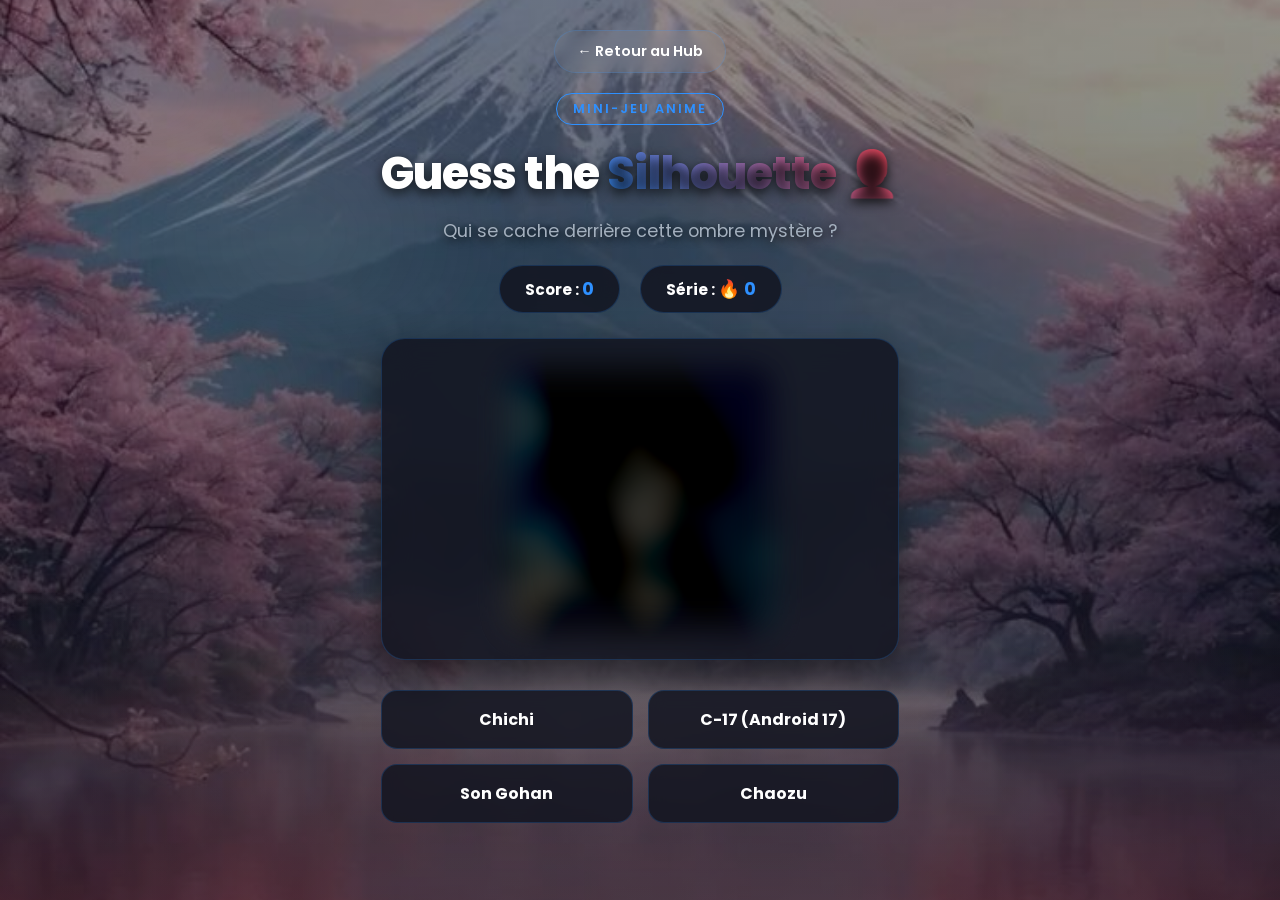
<file: silhouette.html>
<!DOCTYPE html>
<html lang="fr">
<head>
    <meta charset="UTF-8">
    <meta name="viewport" content="width=device-width, initial-scale=1.0">
    <title>Guess the Silhouette - Otaku Hub</title>
    <link rel="stylesheet" href="style.css">
    <link href="https://fonts.googleapis.com/css2?family=Poppins:wght@400;600;800;900&display=swap" rel="stylesheet">
    <style>
        .game-container {
            max-width: 800px;
            margin: 30px auto;
            padding: 0 20px;
            text-align: center;
        }

        .back-button {
            display: inline-flex;
            align-items: center;
            margin-bottom: 20px;
            color: var(--text-main, #ffffff);
            text-decoration: none;
            font-weight: 600;
            font-size: 0.9rem;
            background: rgba(255, 255, 255, 0.06);
            padding: 10px 22px;
            border-radius: 50px;
            border: 1px solid var(--card-border, rgba(255, 255, 255, 0.1));
            transition: all 0.3s ease;
            backdrop-filter: blur(8px);
        }

        .back-button:hover {
            background: var(--blue-neon, #00d2ff);
            border-color: var(--blue-neon, #00d2ff);
            color: #ffffff;
            transform: translateX(-5px);
        }

        /* Tableau des scores */
        .score-board {
            display: flex;
            justify-content: center;
            gap: 20px;
            margin-bottom: 25px;
        }

        .score-card {
            background: var(--panel-bg, rgba(15, 15, 25, 0.8));
            border: 1px solid var(--card-border, rgba(255, 255, 255, 0.1));
            padding: 10px 25px;
            border-radius: 50px;
            backdrop-filter: blur(10px);
            font-weight: 700;
            font-size: 0.95rem;
            color: var(--text-main, #ffffff);
        }

        .score-card span {
            color: var(--blue-neon, #00d2ff);
            font-size: 1.1rem;
        }

        /* Zone d'affichage de la silhouette */
        .silhouette-box {
            background: var(--panel-bg, rgba(15, 15, 25, 0.8));
            border: 1px solid var(--card-border, rgba(255, 255, 255, 0.1));
            border-radius: 24px;
            padding: 30px;
            box-shadow: 0 15px 35px rgba(0, 0, 0, 0.5);
            backdrop-filter: blur(16px);
            margin-bottom: 30px;
            display: flex;
            flex-direction: column;
            align-items: center;
            justify-content: center;
            min-height: 320px;
            position: relative;
            overflow: hidden;
        }

        .character-img {
            max-height: 260px;
            max-width: 100%;
            object-fit: contain;
            border-radius: 12px;
            /* Effet ombre mystère adapté aux JPGs */
            filter: blur(16px) brightness(0.35) contrast(150%);
            transition: filter 0.5s cubic-bezier(0.4, 0, 0.2, 1), transform 0.4s ease;
            user-select: none;
            -webkit-user-drag: none;
        }

        /* Classe appliquée lors du dévoilement */
        .character-img.revealed {
            filter: blur(0px) brightness(1) contrast(100%) drop-shadow(0 0 20px var(--blue-neon, #00d2ff));
            transform: scale(1.03);
        }

        /* Grille des boutons de choix */
        .options-grid {
            display: grid;
            grid-template-columns: repeat(2, 1fr);
            gap: 15px;
            margin-bottom: 25px;
        }

        .option-btn {
            background: var(--panel-bg, rgba(15, 15, 25, 0.8));
            border: 1px solid var(--card-border, rgba(255, 255, 255, 0.1));
            color: var(--text-main, #ffffff);
            padding: 16px 20px;
            border-radius: 16px;
            font-family: 'Poppins', sans-serif;
            font-size: 1rem;
            font-weight: 700;
            cursor: pointer;
            transition: all 0.25s ease;
            backdrop-filter: blur(8px);
            text-align: center;
        }

        .option-btn:hover:not(:disabled) {
            transform: translateY(-3px);
            border-color: var(--blue-neon, #00d2ff);
            box-shadow: 0 8px 20px rgba(0, 0, 0, 0.4);
        }

        /* Réponses Vrai / Faux */
        .option-btn.correct {
            background: #2ed573 !important;
            border-color: #2ed573 !important;
            color: #ffffff !important;
            box-shadow: 0 0 20px rgba(46, 213, 115, 0.5);
        }

        .option-btn.wrong {
            background: #ff4757 !important;
            border-color: #ff4757 !important;
            color: #ffffff !important;
            box-shadow: 0 0 20px rgba(255, 71, 87, 0.5);
        }

        .next-btn {
            background: var(--blue-neon, #00d2ff);
            border: none;
            color: #ffffff;
            padding: 14px 35px;
            border-radius: 50px;
            font-family: 'Poppins', sans-serif;
            font-size: 1rem;
            font-weight: 800;
            cursor: pointer;
            transition: all 0.3s ease;
            display: none;
            margin: 0 auto;
            box-shadow: 0 5px 20px rgba(0, 0, 0, 0.4);
        }

        .next-btn:hover {
            transform: scale(1.05);
            filter: brightness(1.15);
        }

        @media (max-width: 600px) {
            .options-grid {
                grid-template-columns: 1fr;
            }
        }
    </style>
</head>
<body>

    <div class="animated-background">
        <div class="cloud cloud-1"></div>
        <div class="cloud cloud-2"></div>
        <div class="cloud cloud-3"></div>
        <div class="mist"></div>
    </div>

    <div class="game-container">
        <a href="index.html" class="back-button">← Retour au Hub</a>

        <header class="hero-section" style="padding: 0 0 20px 0;">
            <div class="logo-badge">MINI-JEU ANIME</div>
            <h1>Guess the <span>Silhouette 👤</span></h1>
            <p>Qui se cache derrière cette ombre mystère ?</p>
        </header>

        <div class="score-board">
            <div class="score-card">Score : <span id="scoreText">0</span></div>
            <div class="score-card">Série : <span id="streakText">🔥 0</span></div>
        </div>

        <div class="silhouette-box">
            <img id="charImage" class="character-img" src="" alt="Silhouette Mystère">
        </div>

        <div class="options-grid" id="optionsGrid">
            </div>

        <button class="next-btn" id="nextBtn" onclick="loadNextCharacter()">Personnage Suivant →</button>
    </div>

    <script>
        /* MAPPING COMPLET DES 500 PERSONNAGES */
        const rawCharacters = {
            1: "Monkey D. Luffy", 2: "Roronoa Zoro", 3: "Nami", 4: "Usopp", 5: "Sanji Vinsmoke",
            6: "Tony Tony Chopper", 7: "Nico Robin", 8: "Franky", 9: "Brook", 10: "Jinbe",
            11: "Portgas D. Ace", 12: "Sabo", 13: "Shanks le Roux", 14: "Trafalgar D. Water Law", 15: "Eustass \"Captain\" Kid",
            16: "Yamato", 17: "Kozuki Oden", 18: "Donquixote Doflamingo", 19: "Crocodile", 20: "Rob Lucci",
            21: "Kaido", 22: "Charlotte Linlin (Big Mom)", 23: "Marshall D. Teach (Barbe Noire)", 24: "Edward Newgate (Barbe Blanche)", 25: "Gol D. Roger",
            26: "Dracule Mihawk", 27: "Boa Hancock", 28: "Buggy le Clown", 29: "Marco le Phénix", 30: "Katakuri Charlotte",

            31: "Naruto Uzumaki", 32: "Sasuke Uchiha", 33: "Sakura Haruno", 34: "Kakashi Hatake", 35: "Itachi Uchiha",
            36: "Gaara", 37: "Jiraiya", 38: "Tsunade", 39: "Orochimaru", 40: "Shikamaru Nara",
            41: "Hinata Hyuga", 42: "Neji Hyuga", 43: "Rock Lee", 44: "Might Guy", 45: "Minato Namikaze",
            46: "Kyuubi", 47: "Obito Uchiha (Tobi)", 48: "Madara Uchiha", 49: "Pain (Nagato)", 50: "Konan",
            51: "Deidara", 52: "Sasori", 53: "Hidan", 54: "Kakuzu", 55: "Kisame Hoshigaki",
            56: "Zetsu", 57: "Hashirama Senju", 58: "Tobirama Senju", 59: "Hiruzen Sarutobi", 60: "Sai",
            61: "Yamato (Tenzō)", 62: "Kiba Inuzuka", 63: "Shino Aburame", 64: "Choji Akimichi", 65: "Ino Yamanaka",
            66: "Temari", 67: "Kankuro", 68: "Killer Bee", 69: "Zabuza Momochi", 70: "Kabuto",
            71: "Asuma", 72: "Boruto Uzumaki", 73: "Sarada Uchiha", 74: "Mitsuki", 75: "Kawaki",

            76: "Son Goku", 77: "Vegeta", 78: "Son Gohan", 79: "Trunks (Futur)", 80: "Piccolo",
            81: "Krillin", 82: "Bulma", 83: "Yamcha", 84: "Tenshinhan", 85: "Chaozu",
            86: "Kamé Sennin (Tortue Géniale)", 87: "Chichi", 88: "Videl", 89: "Son Goten", 90: "Trunks (Enfant)",
            91: "Frieza (Freezer)", 92: "Cell", 93: "Majin Buu (Boubou)", 94: "Beerus", 95: "Whis",
            96: "Broly", 97: "Bardock", 98: "Jiren", 99: "Hit", 100: "Goku Black",
            101: "Zamasu", 102: "Caulifla", 103: "Kale", 104: "Cabba", 105: "C-17 (Android 17)",

            106: "Eren Jaeger", 107: "Mikasa Ackerman", 108: "Levi Ackerman", 109: "Armin Arlert", 110: "Erwin Smith",
            111: "Hange Zoë", 112: "Reiner Braun", 113: "Bertholdt Hoover", 114: "Annie Leonhart", 115: "Sasha Blouse",
            116: "Jean Kirschtein", 117: "Connie Springer", 118: "Historia Reiss (Christa)", 119: "Ymir", 120: "Ymir (Le Titan Originel)",
            121: "Zeke Jaeger", 122: "Oluo Bozado", 123: "Floch Forster", 124: "Gabi Braun", 125: "Falco Grice",
            126: "Pieck Finger", 127: "Porco Galliard", 128: "Kenny Ackerman", 129: "Grisha Jaeger", 130: "Carla Jaeger",
            131: "Rod Reiss", 132: "Dot Pixis", 133: "Keith Shadis", 134: "Marco Bott", 135: "Petra Ral",

            136: "Yuji Itadori", 137: "Megumi Fushiguro", 138: "Nobara Kugisaki", 139: "Satoru Gojo", 140: "Ryomen Sukuna",
            141: "Kento Nanami", 142: "Suguru Geto", 143: "Mahito", 144: "Jogo", 145: "Hanami",
            146: "Toji Fushiguro", 147: "Maki Zenin", 148: "Kasumi Miwa", 149: "Toge Inumaki", 150: "Panda",
            151: "Yuta Okkotsu", 152: "Aoi Todo", 153: "Mai Zenin", 154: "Kokichi Muta (Mechamaru)", 155: "Noritoshi Kamo",
            156: "Momo Nishimiya", 157: "Utahime Iori", 158: "Mei Mei", 159: "Naobito Zenin", 160: "Choso",
            161: "Eso", 162: "Rika Orimoto", 163: "Hiromi Higuruma", 164: "Hajime Kashimo",

            165: "Tanjiro Kamado", 166: "Nezuko Kamado", 167: "Zenitsu Agatsuma", 168: "Inosuke Hashibira", 169: "Giyu Tomioka",
            170: "Shinobu Kocho", 171: "Kyojuro Rengoku", 172: "Tengen Uzui", 173: "Muichiro Tokito", 174: "Mitsuri Kanroji",
            175: "Gyomei Himejima", 176: "Obanai Iguro", 177: "Sanemi Shinazugawa", 178: "Genya Shinazugawa", 179: "Muzan Kibutsuji",
            180: "Kokushibo", 181: "Doma", 182: "Akaza", 183: "Hantengu", 184: "Gyokko",
            185: "Daki", 186: "Gyutaro", 187: "Kaigaku", 188: "Enmu", 189: "Rui",
            190: "Kagaya Ubuyashiki", 191: "Sakonji Urokodaki", 192: "Sabito", 193: "Makomo", 194: "Hotaru Haganezuka",
            195: "Yoriichi Tsugikuni",

            196: "Izuku Midoriya (Deku)", 197: "Katsuki Bakugo", 198: "Shoto Todoroki", 199: "Ochaco Uraraka", 200: "Tenya Iida",
            201: "Tsuyu Asui", 202: "Eijiro Kirishima", 203: "Mina Ashido", 204: "Denki Kaminari", 205: "Kyoka Jiro",
            206: "Fumikage Tokoyami", 207: "Momo Yaoyorozu", 208: "Mezou Shoji", 209: "Hanta Sero", 210: "All Might (Toshinori Yagi)",
            211: "Shota Aizawa (Eraser Head)", 212: "Endeavor", 213: "Hawks", 214: "Mirko", 215: "Nejire Hado",
            216: "Tamaki Amajiki", 217: "Tomura Shigaraki", 218: "Mirio Togata", 219: "All For One", 220: "Himiko Toga",
            221: "Dabi", 222: "Twice", 223: "Mr. Compress", 224: "Spinner", 225: "Overhaul (Kai Chisaki)",
            226: "Stain", 227: "Gran Torino", 228: "Mount Lady", 229: "Present Mic",

            230: "Gon Freecss", 231: "Killua Zoldyck", 232: "Kurapika", 233: "Leorio Paradinight", 234: "Hisoka Morow",
            235: "Illumi Zoldyck", 236: "Chrollo Lucilfer", 237: "Feitan Portor", 238: "Phinks Magcub", 239: "Machi Komacine",
            240: "Nobunaga Hazama", 241: "Shizuku Murasaki", 242: "Shalnak", 243: "Uvogin", 244: "Pakunoda",
            245: "Franklin Bordeau", 246: "Bonolenov Ndongo", 247: "Meruem (Le Roi)", 248: "Neferpitou", 249: "Shaiapouf",
            250: "Menthuthuyoupi", 251: "Isaac Netero", 252: "Biscuit Krueger", 253: "Kite", 254: "Ging Freecss",
            255: "Silva Zoldyck", 256: "Zeno Zoldyck", 257: "Alluka Zoldyck", 258: "Kalluto Zoldyck", 259: "Razor",
            260: "Knuckle Bine",

            261: "Rukia Kuchiki", 262: "Ichigo Kurosaki", 263: "Yasutora Sado (Chad)", 264: "Orihime Inoue", 265: "Uryu Ishida",
            266: "Renji Abarai", 267: "Kisuke Urahara", 268: "Yoruichi Shihoin", 269: "Sosuke Aizen", 270: "Gin Ichimaru",
            271: "Kaname Tosen", 272: "Byakuya Kuchiki", 273: "Kenpachi Zaraki", 274: "Toshiro Hitsugaya", 275: "Shunsui Kyoraku",
            276: "Jushiro Ukitake", 277: "Genryusai Shigekuni Yamamoto", 278: "Retsu Unohana", 279: "Mayuri Kurotsuchi", 280: "Soi Fon",
            281: "Rangiku Matsumoto", 282: "Ikkaku Madarame", 283: "Yumichika Ayasegawa", 284: "Nelliel Tu Odelschwanck", 285: "Grimmjow Jaegerjaquez",
            286: "Ulquiorra Cifer", 287: "Coyote Starrk", 288: "Baraggan Louisenbairn", 289: "Tier Harribel", 290: "Nnoitra Gilga",
            291: "Szayelaporro Granz", 292: "Aaroniero Arruruerie", 293: "Yammy Llargo", 294: "Yhwach", 295: "Shinji Hirako",

            296: "Light Yagami (Kira)", 297: "L Lawliet", 298: "Ryuk", 299: "Misa Amane", 300: "Near",
            301: "Mello", 302: "Teru Mikami", 303: "Soichiro Yagami", 304: "Touta Matsuda", 305: "Rem",

            306: "Edward Elric", 307: "Alphonse Elric", 308: "Winry Rockbell", 309: "Roy Mustang", 310: "Riza Hawkeye",
            311: "Maes Hughes", 312: "Alex Louis Armstrong", 313: "Olivier Mira Armstrong", 314: "Ling Yao", 315: "Scar",
            316: "Envy", 317: "Lust", 318: "Greed", 319: "Wrath (King Bradley)", 320: "Pride (Selim Bradley)",

            321: "Yoichi Isagi", 322: "Meguru Bachira", 323: "Rensuke Kunigami", 324: "Hyoma Chigiri", 325: "Seishiro Nagi",
            326: "Reo Mikage", 327: "Rin Itoshi", 328: "Sae Itoshi", 329: "Ryusei Shido", 330: "Shouei Barou",
            331: "Eita Otoya", 332: "Kenyu Yukimiya", 333: "Jinpachi Ego", 334: "Anri Teieri", 335: "Gurimu Igarashi",
            336: "Jingo Raichi", 337: "Gin Gagamaru", 338: "Asahi Naruhaya", 339: "Okuhito Iemon", 340: "Wataru Kuon",
            341: "Ikki Niko", 342: "Junichi Wanima", 343: "Keisuke Wanima", 344: "Tabito Karasu", 345: "Zantetsu Tsurugi",
            346: "Yo Hiyori", 347: "Nijiro Nanase", 348: "Kurona Ranze", 349: "Gen Fukaku", 350: "Oliver Aiku",
            351: "Shuto Sendo", 352: "Kazuma Niou", 353: "Teppei Neru", 354: "Miroku Darai", 355: "Michael Kaiser",

            356: "Tetsuya Kuroko", 357: "Taiga Kagami", 358: "Ryota Kise", 359: "Shintaro Midorima", 360: "Daiki Aomine",
            361: "Atsushi Murasakibara", 362: "Seijuro Akashi", 363: "Satsuki Momoi", 364: "Junpei Hyuga", 365: "Shun Izuki",
            366: "Shinji Koganei", 367: "Rinnosuke Mitobe", 368: "Teppei Kiyoshi", 369: "Yukio Kasamatsu", 370: "Kazunari Takao",
            371: "Tatsuya Himuro", 372: "Shogo Haizaki", 373: "Makoto Hanamiya", 374: "Reo Mibuchi", 375: "Kotaro Hayama",
            376: "Eikichi Nebuya", 377: "Chihiro Mayuzumi", 378: "Kagetora Aida", 379: "Alexandra Garcia", 380: "Yoshitaka Moriyama",
            381: "Mitsuhiro Hayakawa", 382: "Nash", 383: "Shoichi Imayoshi", 384: "Kosuke Wakamatsu", 385: "Kuroko Junior",

            386: "Kiyotaka Ayanokoji", 387: "Suzune Horikita", 388: "Kikyo Kushida", 389: "Airi Sakura", 390: "Kei Karuizawa",
            391: "Yosuke Hirata", 392: "Rokusuke Koenji", 393: "Ken Sudo", 394: "Kanji Ike", 395: "Haruki Yamauchi",
            396: "Kakeru Ryuen", 397: "Mio Ibuki", 398: "Albert Yamada", 399: "Daichi Ishizaki", 400: "Honami Ichinose",
            401: "Arisu Sakayanagi", 402: "Kohei Katsuragi", 403: "Masayoshi Hashimoto", 404: "Manabu Horikita", 405: "Akane Tachibana",
            406: "Sae Chabashira", 407: "Chie Hoshinomiya", 408: "Miyabi Nagumo", 409: "Takuya Yagami", 410: "Ichika Amasawa",
            411: "Fuka Kiryuin", 412: "Hosen", 413: "Tsukishiro", 414: "Nanasse",

            415: "Shinra Kusakabe", 416: "Arthur Boyle", 417: "Akitaru Obi", 418: "Takehisa Hinawa", 419: "Maki Oze",
            420: "Iris", 421: "Tamaki Kotatsu", 422: "Viktor Licht", 423: "Vulcan Joseph", 424: "Lisa Isaribi",
            425: "Yu", 426: "Benimaru Shinmon", 427: "Konro Sagamiya", 428: "Leonard Burns", 429: "Karim Flam",
            430: "Rekka Hoshimiya", 431: "Foien Li", 432: "Takeru Noto (Juggernaut)", 433: "Princess Hibana", 434: "Joker",
            435: "Sho Kusakabe", 436: "Haumea", 437: "Charon", 438: "Arrow", 439: "Yona",
            440: "Giovanni", 441: "Inca Kasugatani", 442: "Ogun Montgomery", 443: "Le Grand Évangéliste",

            444: "Shoyo Hinata", 445: "Tobio Kageyama", 446: "Kei Tsukishima", 447: "Daichi Sawamura", 448: "Koshi Sugawara",
            449: "Asahi Azumane", 450: "Yu Nishinoya", 451: "Ryunosuke Tanaka", 452: "Tetsuro Kuroo", 453: "Kenma Kozume",
            454: "Kotaro Bokuto", 455: "Keiji Akaashi", 456: "Toru Oikawa", 457: "Hajime Iwaizumi", 458: "Wakatoshi Ushijima",
            459: "Satori Tendo", 460: "Atsumu Miya", 461: "Osamu Miya", 462: "Kiyoomi Sakusa", 463: "Korai Hoshiumi",
            464: "Morisuke Yaku", 465: "Lev Haiba", 466: "Shinsuke Kita", 467: "Hitoka Yachi", 468: "Kiyoko Shimizu",

            469: "Ken Kaneki",

            470: "Sung Jin-Woo", 471: "Sung Il-Hwan", 472: "Yoo Jin-Ho", 473: "Han Song-Yi", 474: "Go Gun-Hee",
            475: "Woo Jin-Chul", 476: "Cha Hae-In", 477: "Choi Jong-In", 478: "Baek Yoon-Ho", 479: "Min Byung-Gu",
            480: "Ma Dong-Wook", 481: "Lee Ju-Hee", 482: "Song Chi-Yul", 483: "Kim Chul", 484: "Hwang Dong-Suk",
            485: "Thomas Andre", 486: "Ashborn", 487: "L'Architecte", 488: "Le Monarque du Gel (Sillad)", 489: "Igris",
            490: "Beru", 491: "Liu Zhigang", 492: "Christopher Reed", 493: "Goto Ryuji", 494: "Hwang Dong-Su",
            495: "Yuri Orlov", 496: "Lennart Niermann",

            497: "Lelouch", 498: "Yuuichi Katagiri", 499: "Cid Kagenou (Shadow)", 500: "Guts"
        };

        function getAnimeName(id) {
            if (id >= 1 && id <= 30) return "One Piece";
            if (id >= 31 && id <= 75) return "Naruto";
            if (id >= 76 && id <= 105) return "Dragon Ball";
            if (id >= 106 && id <= 135) return "L'Attaque des Titans";
            if (id >= 136 && id <= 164) return "Jujutsu Kaisen";
            if (id >= 165 && id <= 195) return "Demon Slayer";
            if (id >= 196 && id <= 229) return "My Hero Academia";
            if (id >= 230 && id <= 260) return "Hunter x Hunter";
            if (id >= 261 && id <= 295) return "Bleach";
            if (id >= 296 && id <= 305) return "Death Note";
            if (id >= 306 && id <= 320) return "Fullmetal Alchemist";
            if (id >= 321 && id <= 355) return "Blue Lock";
            if (id >= 356 && id <= 385) return "Kuroko no Basket";
            if (id >= 386 && id <= 414) return "Classroom of the Elite";
            if (id >= 415 && id <= 443) return "Fire Force";
            if (id >= 444 && id <= 468) return "Haikyu!!";
            if (id === 469) return "Tokyo Ghoul";
            if (id >= 470 && id <= 496) return "Solo Leveling";
            return "Autres Séries";
        }

        const charactersDatabase = Object.keys(rawCharacters).map(id => {
            const numId = parseInt(id);
            return {
                id: numId,
                name: rawCharacters[numId],
                anime: getAnimeName(numId),
                img: `images/${numId}.jpg`
            };
        });

        let currentCharacter = null;
        let score = 0;
        let streak = 0;
        let isAnswered = false;

        // Historique des personnages récents pour éviter les répétitions
        let playedIds = [];
        const MAX_HISTORY = 30;

        function loadNextCharacter() {
            isAnswered = false;
            document.getElementById('nextBtn').style.display = 'none';

            const charImg = document.getElementById('charImage');
            charImg.classList.remove('revealed');

            // Filtrer pour exclure les personnages joués récemment
            let availableChars = charactersDatabase.filter(c => !playedIds.includes(c.id));
            if (availableChars.length === 0) {
                playedIds = [];
                availableChars = charactersDatabase;
            }

            // Sélection aléatoire sans répétition
            currentCharacter = availableChars[Math.floor(Math.random() * availableChars.length)];
            playedIds.push(currentCharacter.id);
            if (playedIds.length > MAX_HISTORY) {
                playedIds.shift();
            }

            charImg.src = currentCharacter.img;

            // Génération des pièges issus du MÊME animé
            const sameAnimeChars = charactersDatabase.filter(
                c => c.anime === currentCharacter.anime && c.name !== currentCharacter.name
            );

            let options = [currentCharacter.name];
            sameAnimeChars.sort(() => Math.random() - 0.5);

            for (let c of sameAnimeChars) {
                if (options.length < 4) {
                    options.push(c.name);
                }
            }

            while (options.length < 4) {
                let randomChar = charactersDatabase[Math.floor(Math.random() * charactersDatabase.length)];
                if (!options.includes(randomChar.name)) {
                    options.push(randomChar.name);
                }
            }

            options.sort(() => Math.random() - 0.5);

            // Affichage des options
            const grid = document.getElementById('optionsGrid');
            grid.innerHTML = '';

            options.forEach(name => {
                const btn = document.createElement('button');
                btn.className = 'option-btn';
                btn.innerText = name;
                btn.onclick = () => handleChoice(btn, name);
                grid.appendChild(btn);
            });
        }

        function handleChoice(selectedBtn, chosenName) {
            if (isAnswered) return;
            isAnswered = true;

            const charImg = document.getElementById('charImage');
            charImg.classList.add('revealed');

            const allButtons = document.querySelectorAll('.option-btn');

            if (chosenName === currentCharacter.name) {
                selectedBtn.classList.add('correct');
                score += 100;
                streak++;
            } else {
                selectedBtn.classList.add('wrong');
                streak = 0;

                allButtons.forEach(btn => {
                    if (btn.innerText === currentCharacter.name) {
                        btn.classList.add('correct');
                    }
                });
            }

            allButtons.forEach(btn => btn.disabled = true);

            document.getElementById('scoreText').innerText = score;
            document.getElementById('streakText').innerText = `🔥 ${streak}`;

            document.getElementById('nextBtn').style.display = 'block';
        }

        // Thème actif
        (function initTheme() {
            const savedTheme = localStorage.getItem('otaku_theme') || 'cyber';
            document.documentElement.setAttribute('data-theme', savedTheme);
        })();

        loadNextCharacter();
    </script>
</body>
</html>
</file>
<file: style.css>
/* ==============================================
   1. SYSTÈME DE THÈMES DYNAMIQUES (VARIABLES)
============================================== */

/* Thème 1 : Cyber Otaku (Par défaut) */
:root, [data-theme="cyber"] {
    --bg-color: #06070c;
    --panel-bg: rgba(18, 20, 32, 0.85);
    --blue-neon: #2e90ff;
    --pink-neon: #ff4757;
    --text-main: #ffffff;
    --text-sub: #a4b0be;
    --card-border: rgba(46, 144, 255, 0.2);
}

/* Thème 2 : Dark Fantasy (Berserk / Blood) */
[data-theme="dark-fantasy"] {
    --bg-color: #0a0404;
    --panel-bg: rgba(28, 10, 10, 0.88);
    --blue-neon: #ff3333;
    --pink-neon: #800000;
    --text-main: #f5f5f5;
    --text-sub: #b38f8f;
    --card-border: rgba(255, 51, 51, 0.25);
}

/* Thème 3 : Synthwave Neon (Cyberpunk / Edgerunners) */
[data-theme="synthwave"] {
    --bg-color: #0f051d;
    --panel-bg: rgba(30, 15, 50, 0.88);
    --blue-neon: #00f0ff;
    --pink-neon: #ff007f;
    --text-main: #ffffff;
    --text-sub: #c3aed6;
    --card-border: rgba(255, 0, 127, 0.25);
}

/* Thème 4 : Gold Shonen (Dragon Ball / Saint Seiya) */
[data-theme="gold-shonen"] {
    --bg-color: #0d0a03;
    --panel-bg: rgba(30, 24, 10, 0.88);
    --blue-neon: #ffb703;
    --pink-neon: #fb8500;
    --text-main: #ffffff;
    --text-sub: #d4c5a9;
    --card-border: rgba(255, 183, 3, 0.25);
}

/* Thème 5 : Sakura 🌸 */
[data-theme="sakura"] {
    --bg-color: #0f060a;
    --panel-bg: rgba(35, 15, 25, 0.85);
    --blue-neon: #ff75a0;
    --pink-neon: #ffb3c6;
    --text-main: #ffffff;
    --text-sub: #e0a6b8;
    --card-border: rgba(255, 117, 160, 0.3);
}

/* Thème 6 : Saiyan 💥 */
[data-theme="saiyan"] {
    --bg-color: #0c0803;
    --panel-bg: rgba(25, 18, 10, 0.85);
    --blue-neon: #ffaa00;
    --pink-neon: #ff5500;
    --text-main: #ffffff;
    --text-sub: #d4b28c;
    --card-border: rgba(255, 170, 0, 0.3);
}

/* Thème 7 : Shadow 💜 */
[data-theme="shadow"] {
    --bg-color: #06040d;
    --panel-bg: rgba(12, 10, 24, 0.9);
    --blue-neon: #9d4edd;
    --pink-neon: #3a0ca3;
    --text-main: #ffffff;
    --text-sub: #a29bfe;
    --card-border: rgba(157, 78, 221, 0.35);
}

/* Thème 8 : EVA-01 🤖 */
[data-theme="eva"] {
    --bg-color: #0a050f;
    --panel-bg: rgba(18, 10, 25, 0.88);
    --blue-neon: #39ff14;
    --pink-neon: #8a2be2;
    --text-main: #ffffff;
    --text-sub: #b3a2c7;
    --card-border: rgba(57, 255, 20, 0.3);
}

/* Thème 9 : Crimson 🩸 */
[data-theme="crimson"] {
    --bg-color: #0c0405;
    --panel-bg: rgba(25, 10, 12, 0.88);
    --blue-neon: #ff2a2a;
    --pink-neon: #800000;
    --text-main: #ffffff;
    --text-sub: #d19a9a;
    --card-border: rgba(255, 42, 42, 0.3);
}

/* Thème 10 : Shinobi 🥷 */
[data-theme="shinobi"] {
    --bg-color: #030c08;
    --panel-bg: rgba(8, 20, 15, 0.88);
    --blue-neon: #00e676;
    --pink-neon: #1de9b6;
    --text-main: #ffffff;
    --text-sub: #82c4a7;
    --card-border: rgba(0, 230, 118, 0.3);
}

/* --- CONFIGURATION GLOBALE --- */
* {
    margin: 0;
    padding: 0;
    box-sizing: border-box;
    font-family: 'Poppins', sans-serif;
}

/* --- STYLE DU FOND ANIMÉ --- */
body {
    background-color: var(--bg-color);
    background-image: linear-gradient(to bottom, rgba(13, 14, 18, 0.45), rgba(13, 14, 18, 0.65)), url('images/fuji.jpg');
    background-size: cover;
    background-position: center;
    background-attachment: fixed;
    color: var(--text-main);
    min-height: 100vh;
    display: flex;
    flex-direction: column;
    justify-content: space-between;
    overflow-x: hidden;
    position: relative;
    transition: background-color 0.4s ease, color 0.4s ease;
}

/* Conteneur des éléments qui bougent */
.animated-background {
    position: fixed;
    top: 0;
    left: 0;
    width: 100%;
    height: 100%;
    z-index: 0;
    pointer-events: none;
    overflow: hidden;
}

/* Style de base des nuages */
.cloud {
    position: absolute;
    background: radial-gradient(circle, rgba(255, 255, 255, 0.08) 0%, rgba(255, 255, 255, 0) 70%);
    border-radius: 50%;
    filter: blur(20px);
}

.cloud-1 {
    top: 15%;
    width: 600px;
    height: 200px;
    animation: drift 60s linear infinite;
}

.cloud-2 {
    top: 35%;
    width: 400px;
    height: 150px;
    animation: drift 45s linear infinite reverse;
}

.cloud-3 {
    top: 5%;
    width: 300px;
    height: 100px;
    animation: drift 80s linear infinite;
}

.mist {
    position: absolute;
    bottom: 0;
    left: 0;
    width: 100%;
    height: 35vh;
    background: linear-gradient(to top, var(--pink-neon), transparent);
    opacity: 0.15;
    animation: pulseMist 8s ease-in-out infinite alternate;
}

/* --- LES ANIMATIONS (KEYFRAMES) --- */
@keyframes drift {
    0% { transform: translateX(-100%); }
    100% { transform: translateX(100vw); }
}

@keyframes pulseMist {
    0% { opacity: 0.1; transform: scaleY(0.9); }
    100% { opacity: 0.25; transform: scaleY(1.1); }
}

.overlay-glow {
    position: absolute;
    top: -150px;
    left: 50%;
    transform: translateX(-50%);
    width: 600px;
    height: 300px;
    background: radial-gradient(circle, var(--blue-neon) 0%, rgba(0,0,0,0) 70%);
    opacity: 0.2;
    pointer-events: none;
    z-index: 0;
    transition: background 0.4s ease;
}

/* --- HEADER / HERO SECTION --- */
.hero-section {
    text-align: center;
    padding: 60px 20px 40px;
    z-index: 1;
}

.logo-badge {
    display: inline-block;
    background: rgba(255, 255, 255, 0.05);
    padding: 6px 16px;
    border-radius: 50px;
    font-size: 0.8rem;
    font-weight: 600;
    letter-spacing: 2px;
    color: var(--blue-neon);
    border: 1px solid var(--blue-neon);
    margin-bottom: 15px;
    transition: all 0.4s ease;
    cursor: pointer;
    user-select: none;
}

.hero-section h1 {
    font-size: 2.8rem;
    font-weight: 800;
    margin-bottom: 10px;
    letter-spacing: -1px;
    text-shadow: 0 4px 12px rgba(0, 0, 0, 0.8);
}

.hero-section h1 span {
    background: linear-gradient(45deg, var(--blue-neon), var(--pink-neon));
    -webkit-background-clip: text;
    -webkit-text-fill-color: transparent;
    transition: all 0.4s ease;
}

.hero-section p {
    color: var(--text-sub);
    font-size: 1.1rem;
    max-width: 600px;
    margin: 0 auto;
    line-height: 1.6;
    text-shadow: 0 2px 8px rgba(0, 0, 0, 0.9);
    transition: color 0.4s ease;
}

/* --- BARRE DE BOUTONS DE THÈMES --- */
.theme-switcher {
    display: flex;
    justify-content: center;
    align-items: center;
    gap: 10px;
    margin-top: 25px;
    flex-wrap: wrap;
}

.theme-btn {
    background: rgba(255, 255, 255, 0.06);
    border: 1px solid rgba(255, 255, 255, 0.15);
    color: var(--text-main);
    padding: 8px 18px;
    border-radius: 30px;
    font-family: 'Poppins', sans-serif;
    font-size: 0.85rem;
    font-weight: 600;
    cursor: pointer;
    transition: all 0.3s ease;
    backdrop-filter: blur(8px);
}

.theme-btn:hover {
    transform: translateY(-2px);
    border-color: var(--blue-neon);
}

.theme-btn.active {
    background: var(--blue-neon);
    color: #ffffff;
    border-color: var(--blue-neon);
    box-shadow: 0 0 15px var(--blue-neon);
    font-weight: 800;
}

/* --- CONTENEUR DES CARTES --- */
.hub-container {
    max-width: 1100px;
    margin: 0 auto;
    padding: 20px;
    display: grid;
    grid-template-columns: repeat(auto-fit, minmax(300px, 1fr));
    gap: 30px;
    width: 100%;
    z-index: 1;
}

/* --- LE STYLE DES CARTES --- */
.card {
    background-color: var(--panel-bg);
    border-radius: 16px;
    overflow: hidden;
    text-decoration: none;
    color: inherit;
    display: flex;
    flex-direction: column;
    border: 1px solid var(--card-border);
    box-shadow: 0 10px 30px rgba(0, 0, 0, 0.5);
    backdrop-filter: blur(12px);
    position: relative;
    transition: transform 0.4s cubic-bezier(0.175, 0.885, 0.32, 1.275), 
                box-shadow 0.4s ease, 
                border-color 0.4s ease,
                background-color 0.4s ease;
}

.card-image {
    height: 160px;
    padding: 20px;
    display: flex;
    align-items: flex-end;
    position: relative;
    background-size: cover;
    background-position: center;
}

/* Couleurs dynamiques pour chaque carte */
.card-character .card-image {
    background: linear-gradient(135deg, var(--pink-neon), rgba(0,0,0,0.6));
}
.card-opening .card-image {
    background: linear-gradient(135deg, var(--blue-neon), rgba(0,0,0,0.6));
}
.card-ending .card-image {
    background: linear-gradient(135deg, var(--pink-neon), rgba(0,0,0,0.6));
}
.card-ost .card-image {
    background: linear-gradient(135deg, var(--blue-neon), rgba(0,0,0,0.6));
}
.card-roulette .card-image,
.card-vs .card-image,
.card-game .card-image {
    background: linear-gradient(135deg, var(--blue-neon), var(--pink-neon));
}

.category-tag {
    background: rgba(0, 0, 0, 0.6);
    backdrop-filter: blur(5px);
    padding: 4px 12px;
    border-radius: 6px;
    font-size: 0.75rem;
    font-weight: 600;
    letter-spacing: 0.5px;
    color: #ffffff;
}

.card-content {
    padding: 25px;
    display: flex;
    flex-direction: column;
    flex-grow: 1;
    justify-content: space-between;
    background: transparent;
}

.card-content h3 {
    font-size: 1.3rem;
    font-weight: 600;
    margin-bottom: 10px;
    color: var(--text-main);
    transition: color 0.3s ease;
}

.card-content p {
    color: var(--text-sub);
    font-size: 0.9rem;
    line-height: 1.5;
    margin-bottom: 20px;
    transition: color 0.4s ease;
}

.card-action {
    font-size: 0.9rem;
    font-weight: 600;
    color: var(--blue-neon);
    display: flex;
    align-items: center;
    transition: gap 0.3s ease, color 0.4s ease;
}

/* --- ANIMATIONS AU SURVOL (HOVER) --- */
.card:hover {
    transform: translateY(-8px);
    box-shadow: 0 20px 40px rgba(0, 0, 0, 0.7);
    border-color: var(--blue-neon);
}

.card:hover .card-action {
    text-decoration: underline;
}

/* --- FOOTER --- */
footer {
    text-align: center;
    padding: 30px 20px;
    color: var(--text-sub);
    font-size: 0.85rem;
    border-top: 1px solid var(--card-border);
    margin-top: 40px;
    z-index: 1;
    transition: color 0.4s ease, border-color 0.4s ease;
    cursor: pointer;
    user-select: none;
}

/* --- RESPONSIVE MOBILE --- */
@media (max-width: 600px) {
    .hero-section h1 { font-size: 2rem; }
    .hero-section p { font-size: 0.95rem; }
    .hub-container { grid-template-columns: 1fr; gap: 20px; }
}


/* ==============================================
   2. EASTER EGGS & EFFETS SPÉCIAUX
============================================== */

/* --- EFFET GLOBAL : SECOUSSE DE L'ÉCRAN --- */
@keyframes screenShake {
    0%, 100% { transform: translate(0, 0); }
    20% { transform: translate(-10px, 8px) rotate(-1deg); }
    40% { transform: translate(10px, -8px) rotate(1deg); }
    60% { transform: translate(-8px, -4px); }
    80% { transform: translate(8px, 4px); }
}
.ee-shaking { 
    animation: screenShake 0.12s infinite; 
}

/* --- EASTER EGG : AURA SUPER SAIYAN --- */
@keyframes saiyanPulse {
    0% { box-shadow: inset 0 0 60px #ffea00, inset 0 0 120px #ff6a00; }
    50% { box-shadow: inset 0 0 120px #ffee00, inset 0 0 200px #ff3300; }
    100% { box-shadow: inset 0 0 60px #ffea00, inset 0 0 120px #ff6a00; }
}
.saiyan-aura-overlay {
    position: fixed; top: 0; left: 0; width: 100vw; height: 100vh;
    pointer-events: none; z-index: 9997;
    animation: saiyanPulse 0.3s infinite alternate;
    background: radial-gradient(circle, rgba(255,230,0,0.15) 0%, rgba(255,100,0,0.3) 80%);
}
@keyframes saiyanLightning {
    0%, 100% { opacity: 0; }
    10% { opacity: 1; transform: scale(1.2) rotate(10deg); }
    20% { opacity: 0; }
    60% { opacity: 0.9; transform: scale(0.9) rotate(-15deg); }
}
.saiyan-spark {
    position: fixed; width: 150px; height: 150px;
    background: radial-gradient(circle, #00f0ff 10%, transparent 70%);
    filter: drop-shadow(0 0 15px #00e5ff); pointer-events: none; z-index: 9998;
    animation: saiyanLightning 0.4s infinite;
}

/* --- EASTER EGG : GOJO INFINITE VOID --- */
.gojo-overlay {
    position: fixed; top: 0; left: 0; width: 100vw; height: 100vh;
    background: radial-gradient(circle at center, #0e0024 0%, #030008 100%);
    z-index: 10000; display: flex; flex-direction: column;
    justify-content: center; align-items: center; color: #fff;
    font-family: 'Poppins', sans-serif; text-align: center;
    transition: opacity 0.8s ease; overflow: hidden;
}
.gojo-cosmos-bg {
    position: absolute; width: 200%; height: 200%;
    background: radial-gradient(2px 2px at 20px 30px, #00f0ff, rgba(0,0,0,0)),
                radial-gradient(2px 2px at 40px 70px, #a000ff, rgba(0,0,0,0)),
                radial-gradient(3px 3px at 80px 120px, #ffffff, rgba(0,0,0,0));
    background-repeat: repeat; background-size: 200px 200px;
    opacity: 0.6; animation: spaceZoom 8s linear infinite; pointer-events: none;
}
@keyframes spaceZoom {
    0% { transform: scale(1) rotate(0deg); }
    100% { transform: scale(2) rotate(15deg); }
}
.gojo-container {
    position: relative; z-index: 2; display: flex;
    flex-direction: column; align-items: center;
}
.gojo-svg-art {
    width: 280px; height: 180px;
    filter: drop-shadow(0 0 20px #00f0ff) drop-shadow(0 0 40px #8a2be2);
    animation: gojoFloat 2s ease-in-out infinite alternate;
}
@keyframes gojoFloat {
    from { transform: translateY(0px) scale(0.98); }
    to { transform: translateY(-10px) scale(1.02); }
}
.gojo-kanji {
    font-size: 3rem; font-weight: 800; color: #e0b0ff;
    text-shadow: 0 0 20px #00f0ff, 0 0 40px #a000ff; margin: 15px 0 5px 0;
    letter-spacing: 2px; animation: kanjiGlow 1.5s infinite alternate;
}
.gojo-subtext {
    font-size: 1.2rem; letter-spacing: 6px; color: #00f0ff;
    text-shadow: 0 0 12px #00f0ff; margin: 0;
}
@keyframes kanjiGlow {
    from { opacity: 0.8; transform: scale(0.98); }
    to { opacity: 1; transform: scale(1.02); }
}

/* --- EASTER EGG : DEATH NOTE 3D --- */
@keyframes dnAppear {
    0% { transform: translate(-50%, -50%) scale(0) rotateX(45deg); opacity: 0; }
    70% { transform: translate(-50%, -50%) scale(1.1) rotateX(0deg); opacity: 1; }
    100% { transform: translate(-50%, -50%) scale(1) rotateX(0deg); opacity: 1; }
}
@keyframes penWrite {
    0% { transform: translate(0, 0) rotate(-20deg); }
    25% { transform: translate(40px, 10px) rotate(-10deg); }
    50% { transform: translate(80px, -5px) rotate(-25deg); }
    75% { transform: translate(120px, 15px) rotate(-15deg); }
    100% { transform: translate(160px, 0px) rotate(-20deg); }
}
.dn-book-container {
    position: fixed; top: 50%; left: 50%; transform: translate(-50%, -50%);
    width: 320px; height: 420px; z-index: 10000; perspective: 1000px;
    animation: dnAppear 0.8s cubic-bezier(0.175, 0.885, 0.32, 1.275) forwards;
}
.dn-book {
    width: 100%; height: 100%; background: #111; border: 3px solid #333;
    border-radius: 8px; box-shadow: 0 0 50px rgba(255,0,0,0.6), inset 0 0 15px #000;
    position: relative; transform-style: preserve-3d;
}
.dn-cover {
    position: absolute; top: 0; left: 0; width: 100%; height: 100%;
    background: #0a0a0a; border-radius: 8px; border: 2px solid #222;
    display: flex; justify-content: center; align-items: center;
    transform-origin: left; transition: transform 1s ease-in-out;
    backface-visibility: hidden; z-index: 2;
}
.dn-cover-title {
    color: #e6e6e6; font-family: 'Times New Roman', serif; font-size: 2.2rem;
    letter-spacing: 5px; text-shadow: 0 0 10px rgba(255,255,255,0.3);
}
.dn-page {
    position: absolute; top: 10px; right: 10px; width: 290px; height: 395px;
    background: #f4ebd9; border-radius: 4px; padding: 25px; box-sizing: border-box;
    box-shadow: inset 0 0 20px rgba(0,0,0,0.2); color: #111;
    font-family: 'Reenie Beanie', cursive, sans-serif; font-size: 2rem;
}
.dn-pen {
    position: absolute; top: 100px; left: 30px; font-size: 2.5rem;
    pointer-events: none; z-index: 3; opacity: 0; transition: opacity 0.3s;
}
.dn-writing-active .dn-pen {
    opacity: 1; animation: penWrite 2s linear infinite;
}

/* --- EASTER EGG : OTAKU HUB (KAGE BUNSHIN) --- */
.chakra-charging {
    box-shadow: 0 0 25px #00f0ff, 0 0 50px #0088ff !important;
    animation: chakraPulse 0.3s infinite alternate;
}
@keyframes chakraPulse {
    from { transform: scale(1.05); }
    to { transform: scale(1.15); }
}
.ninja-smoke-puff {
    position: fixed; width: 150px; height: 150px;
    background: radial-gradient(circle, rgba(240,240,255,0.95) 0%, rgba(180,180,200,0.6) 50%, transparent 80%);
    border-radius: 50%; pointer-events: none; z-index: 10001;
    animation: smokeExplode 0.7s ease-out forwards;
}
@keyframes smokeExplode {
    0% { transform: translate(-50%, -50%) scale(0.2); opacity: 1; filter: blur(2px); }
    60% { opacity: 0.9; filter: blur(6px); }
    100% { transform: translate(-50%, -50%) scale(2.5); opacity: 0; filter: blur(15px); }
}
.ninja-banner {
    position: fixed; top: 15%; left: 50%; transform: translateX(-50%);
    background: rgba(10, 10, 20, 0.95); border: 2px solid #00f0ff;
    padding: 12px 30px; border-radius: 50px; color: #fff; font-weight: 800;
    font-size: 1.5rem; z-index: 10002; box-shadow: 0 0 30px #00f0ff;
    letter-spacing: 2px; animation: bannerPop 0.4s cubic-bezier(0.175, 0.885, 0.32, 1.275);
}
@keyframes bannerPop {
    0% { transform: translate(-50%, -20px) scale(0.5); opacity: 0; }
    100% { transform: translate(-50%, 0) scale(1); opacity: 1; }
}

/* --- EASTER EGG : FESTIN DE RAMEN (ICHIRAKU) --- */
.ramen-bowl-giant {
    position: fixed; bottom: -20px; left: 50%; transform: translateX(-50%);
    font-size: 7rem; z-index: 10000; pointer-events: none;
    filter: drop-shadow(0 0 30px #ff9900);
    animation: bowlBounce 0.6s cubic-bezier(0.175, 0.885, 0.32, 1.275);
}
@keyframes bowlBounce {
    0% { transform: translate(-50%, 100px) scale(0.5); }
    100% { transform: translate(-50%, 0) scale(1); }
}
.ramen-steam {
    position: fixed; bottom: 90px; left: 50%; transform: translateX(-50%);
    font-size: 2.5rem; opacity: 0.8; z-index: 10001; pointer-events: none;
    animation: steamRise 1.8s infinite ease-out;
}
@keyframes steamRise {
    0% { transform: translate(-50%, 0) scale(0.8); opacity: 0.8; }
    100% { transform: translate(-50%, -60px) scale(1.4); opacity: 0; }
}
.ramen-drop-item {
    position: fixed; top: -60px; z-index: 9999; pointer-events: none;
    user-select: none; animation: ramenFall linear forwards;
    filter: drop-shadow(0 4px 8px rgba(0,0,0,0.4));
}
@keyframes ramenFall {
    0% { transform: translateY(0) rotate(0deg); opacity: 1; }
    85% { opacity: 1; }
    100% { transform: translateY(105vh) rotate(360deg); opacity: 0; }
}
.ramen-notice {
    position: fixed; top: 20%; left: 50%; transform: translateX(-50%);
    background: linear-gradient(135deg, #ff4500, #ff8c00);
    color: #fff; padding: 12px 28px; border-radius: 30px;
    font-weight: 800; font-size: 1.4rem; z-index: 10002;
    box-shadow: 0 0 25px rgba(255, 69, 0, 0.8); text-align: center;
    animation: bannerPop 0.4s cubic-bezier(0.175, 0.885, 0.32, 1.275);
}

/* --- EASTER EGG : SUKUNA MALEVOLENT SHRINE --- */
.sukuna-overlay {
    position: fixed; top: 0; left: 0; width: 100vw; height: 100vh;
    z-index: 99998; display: flex; justify-content: center; align-items: center;
    overflow: hidden; animation: fadeInSukuna 0.3s ease-out forwards;
    pointer-events: none;
}
.sukuna-bg {
    position: absolute; top: 0; left: 0; width: 100%; height: 100%;
    background: radial-gradient(circle, rgba(139, 0, 0, 0.85) 0%, rgba(20, 0, 0, 0.95) 70%, #050000 100%);
    animation: pulseSukunaBg 2s infinite alternate;
}
.sukuna-container {
    position: relative; text-align: center; z-index: 2;
    animation: scaleUpSukuna 0.5s cubic-bezier(0.175, 0.885, 0.32, 1.275) forwards;
}
.sukuna-kanji {
    font-size: 3.5rem; color: #ff2222; font-weight: 800;
    text-shadow: 0 0 20px #ff0000, 0 0 40px #660000, 0 0 60px #ff0000;
    margin-bottom: 10px; letter-spacing: 2px;
}
.sukuna-subtext {
    font-size: 1.2rem; color: #ffcccc; letter-spacing: 5px; font-weight: 600;
    text-shadow: 0 0 10px #ff0000;
}

/* --- ENTAILLES (SLASHS) DE SUKUNA --- */
.sukuna-slash-container {
    position: fixed; top: 0; left: 0; width: 100vw; height: 100vh;
    pointer-events: none; z-index: 999999; overflow: hidden;
}
.sukuna-slash {
    position: absolute; width: 80vw; height: 5px;
    background: linear-gradient(90deg, transparent 0%, #ff1a1a 20%, #ffffff 50%, #ff1a1a 80%, transparent 100%);
    box-shadow: 0 0 15px #ff0000, 0 0 35px #ff0000, 0 0 50px #ffffff;
    border-radius: 4px; opacity: 0; transform-origin: center center;
    transform: translate(-50%, -50%) rotate(var(--angle, 0deg)) scaleX(0);
    animation: slashAnime 0.35s cubic-bezier(0.1, 0.8, 0.3, 1) forwards;
}
@keyframes slashAnime {
    0% { opacity: 0; transform: translate(-50%, -50%) rotate(var(--angle, 0deg)) scaleX(0); }
    30% { opacity: 1; transform: translate(-50%, -50%) rotate(var(--angle, 0deg)) scaleX(1.3); }
    100% { opacity: 0; transform: translate(-50%, -50%) rotate(var(--angle, 0deg)) scaleX(1); }
}

/* ==============================================
   3. NOUVEAUX EASTER EGGS
============================================== */

/* --- 1. JOJO : ZA WARUDO (TIME STOP) --- */
body.time-stop {
    filter: invert(1) hue-rotate(180deg) grayscale(0.4) !important;
    transition: filter 0.2s ease;
}
body.time-stop * {
    animation-play-state: paused !important;
}

/* --- 2. ONE PIECE : HAKI DU CONQUÉRANT --- */
.haki-wave {
    position: fixed; top: 50%; left: 50%;
    transform: translate(-50%, -50%) scale(0);
    width: 120vmax; height: 120vmax; border-radius: 50%;
    background: radial-gradient(circle, rgba(180, 0, 0, 0.85) 0%, rgba(10, 0, 0, 0.95) 70%);
    border: 8px solid #ff0000; box-shadow: 0 0 50px #ff0000;
    z-index: 999999; pointer-events: none;
    animation: hakiExpand 0.7s cubic-bezier(0.1, 0.8, 0.3, 1) forwards;
}
@keyframes hakiExpand {
    0% { transform: translate(-50%, -50%) scale(0); opacity: 1; }
    50% { opacity: 0.9; }
    100% { transform: translate(-50%, -50%) scale(1.4); opacity: 0; }
}
.haki-faint .card {
    transform: translateY(25px) rotate(4deg) !important;
    opacity: 0.25 !important;
    transition: transform 0.8s ease, opacity 0.8s ease !important;
}

/* --- 3. ATTACK ON TITAN : ÉCLAIR TITAN --- */
.titan-strike {
    position: fixed; top: 0; left: 50%; transform: translateX(-50%);
    width: 20px; height: 100vh; background: #ffffff;
    box-shadow: 0 0 30px #ffe600, 0 0 80px #ffaa00, 0 0 150px #ff3300;
    z-index: 999999; pointer-events: none;
    animation: titanFlash 0.45s ease-out forwards;
}
@keyframes titanFlash {
    0% { opacity: 0; width: 4px; }
    20% { opacity: 1; width: 60px; }
    100% { opacity: 0; width: 0px; }
}
.titan-smoke {
    position: fixed; top: 0; left: 0; width: 100vw; height: 100vh;
    background: radial-gradient(circle, rgba(255, 170, 0, 0.35) 0%, rgba(10, 5, 0, 0.85) 80%);
    z-index: 999998; pointer-events: none;
    animation: titanSmokeFade 1.8s ease-out forwards;
}
@keyframes titanSmokeFade {
    0% { opacity: 1; }
    100% { opacity: 0; }
}

/* --- 4. POKÉMON : CAPTURE DE CARTE --- */
.pokeball-anim {
    position: absolute; top: 50%; left: 50%;
    transform: translate(-50%, -50%) scale(0);
    width: 60px; height: 60px;
    background: linear-gradient(to bottom, #ff1a1a 50%, #ffffff 50%);
    border: 4px solid #111; border-radius: 50%;
    z-index: 100; pointer-events: none;
    animation: pokeballCapture 1.4s ease-out forwards;
}
.pokeball-anim::after {
    content: ''; position: absolute; top: 50%; left: 50%;
    transform: translate(-50%, -50%); width: 16px; height: 16px;
    background: #fff; border: 3px solid #111; border-radius: 50%;
}
@keyframes pokeballCapture {
    0% { transform: translate(-50%, -300%) scale(1); opacity: 1; }
    30% { transform: translate(-50%, -50%) scale(1); }
    50% { transform: translate(-50%, -50%) rotate(-20deg); }
    70% { transform: translate(-50%, -50%) rotate(20deg); }
    85% { transform: translate(-50%, -50%) rotate(-10deg); }
    100% { transform: translate(-50%, -50%) scale(0); opacity: 0; }
}
.card-captured {
    transform: scale(0) rotate(360deg) !important;
    opacity: 0 !important;
    transition: transform 0.5s cubic-bezier(0.6, -0.28, 0.735, 0.045), opacity 0.5s ease !important;
}

/* --- 5. DRAGON BALL : LES 7 DRAGON BALLS --- */
.dragon-ball {
    position: fixed; width: 30px; height: 30px;
    background: radial-gradient(circle at 35% 35%, #fff7a1, #ffd700 40%, #ff7700 100%);
    border-radius: 50%; cursor: pointer; z-index: 99999;
    box-shadow: 0 0 15px #ffd700, inset 0 -2px 4px rgba(0,0,0,0.4);
    display: flex; align-items: center; justify-content: center;
    font-size: 11px; color: #cc0000; font-weight: 900; user-select: none;
    transition: transform 0.2s ease, box-shadow 0.2s ease;
}
.dragon-ball:hover {
    transform: scale(1.4) rotate(15deg);
    box-shadow: 0 0 25px #ffea00;
}
body.shenron-sky {
    background-color: #010a04 !important;
    background-image: radial-gradient(circle, rgba(0, 60, 25, 0.9) 0%, #000502 100%) !important;
    transition: background 1.5s ease !important;
}
.shenron-overlay {
    position: fixed; top: 0; left: 0; width: 100vw; height: 100vh;
    pointer-events: none; z-index: 999990; display: flex;
    flex-direction: column; align-items: center; justify-content: center;
    animation: shenronFadeIn 1s ease forwards;
}
.shenron-text {
    color: #43ff75; font-size: 2.2rem; font-weight: 900;
    text-shadow: 0 0 20px #00ff44, 0 0 40px #00aa33;
    letter-spacing: 4px; text-align: center; padding: 0 20px;
}
@keyframes shenronFadeIn {
    from { opacity: 0; transform: scale(0.8); }
    to { opacity: 1; transform: scale(1); }
}
</file>
